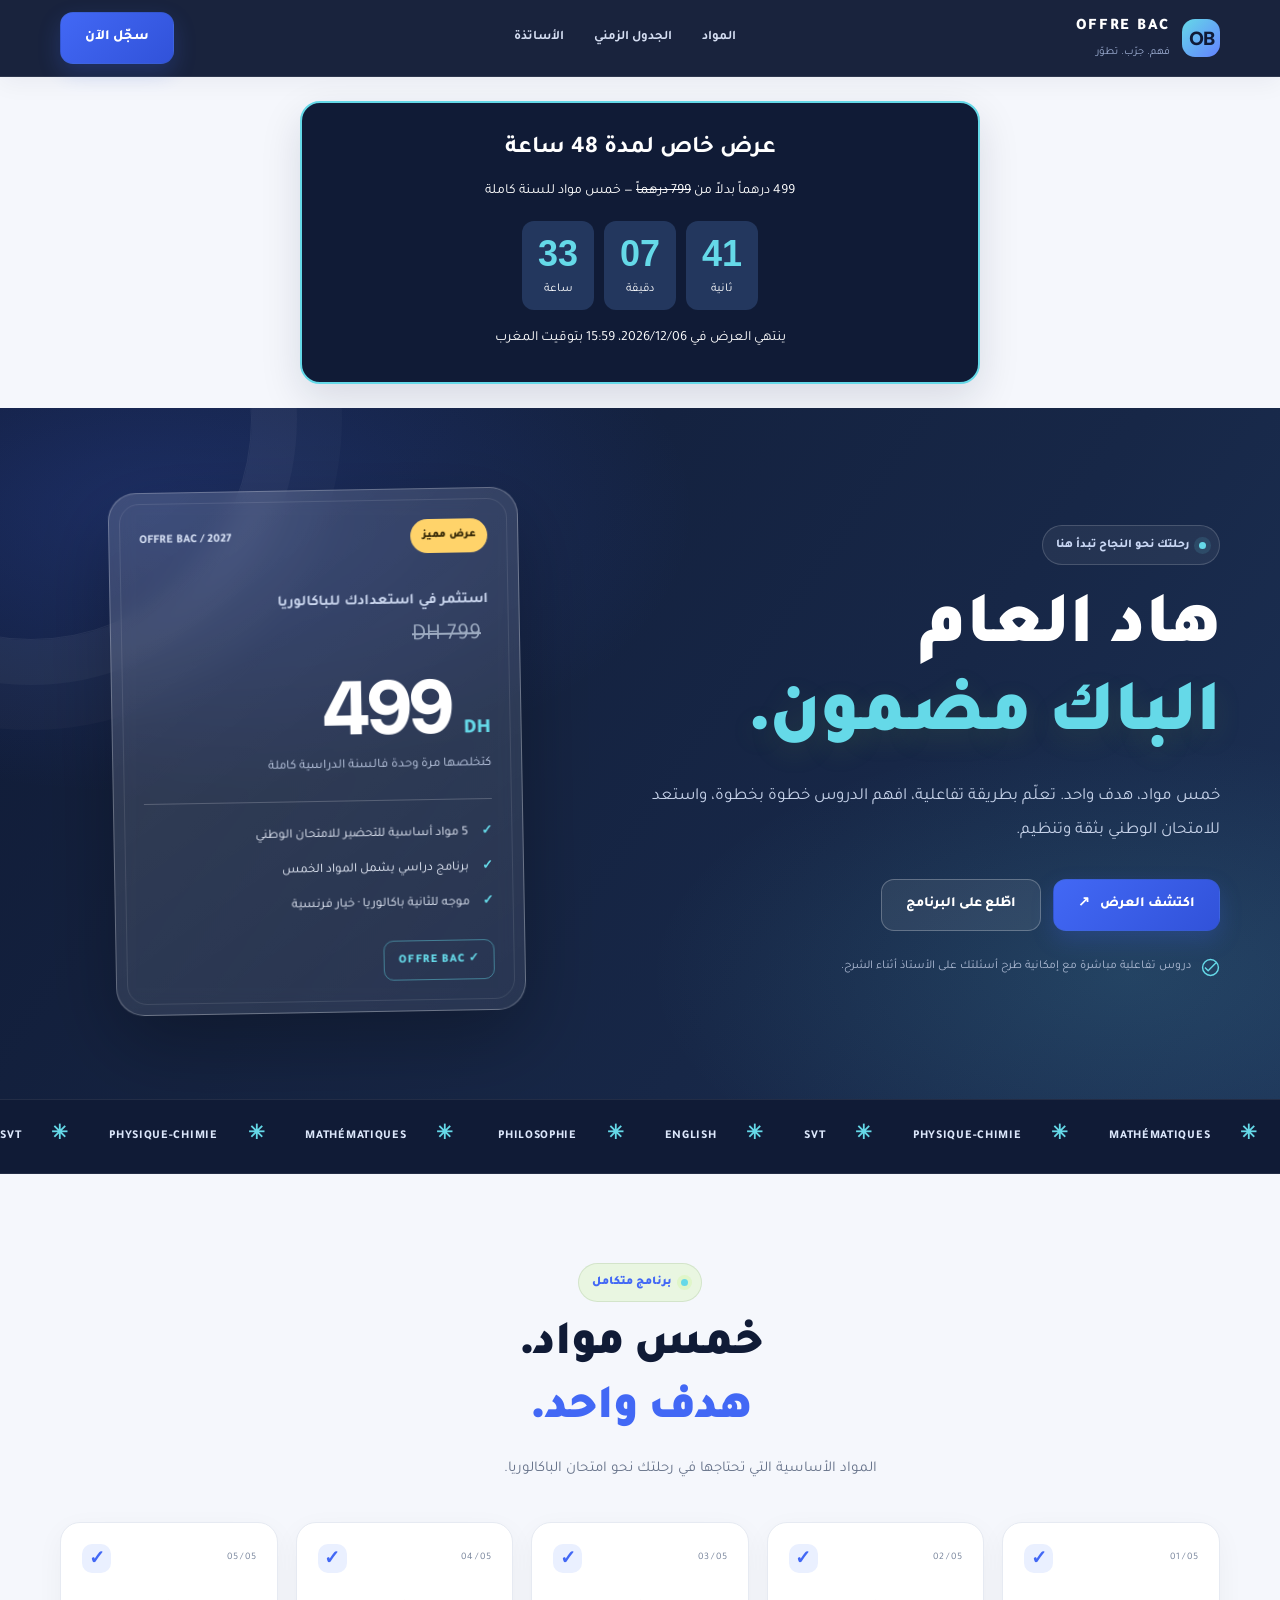
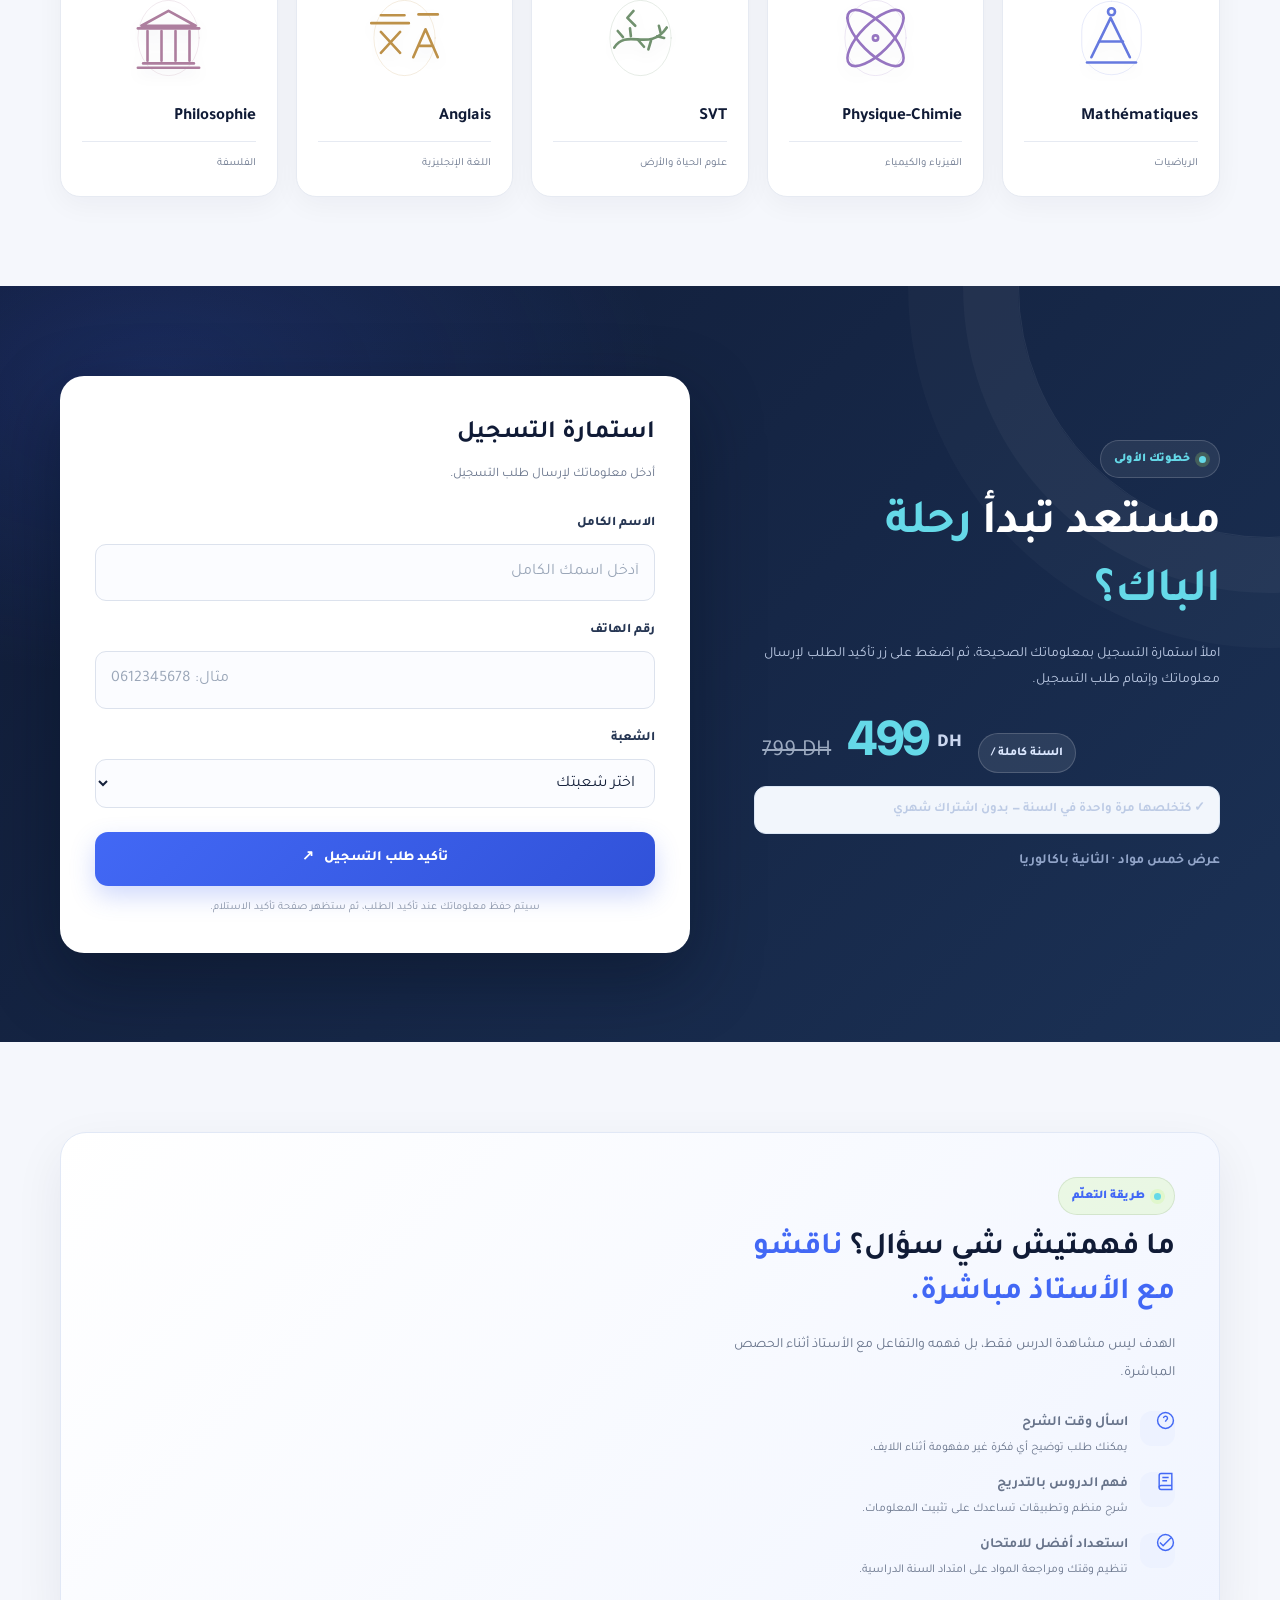
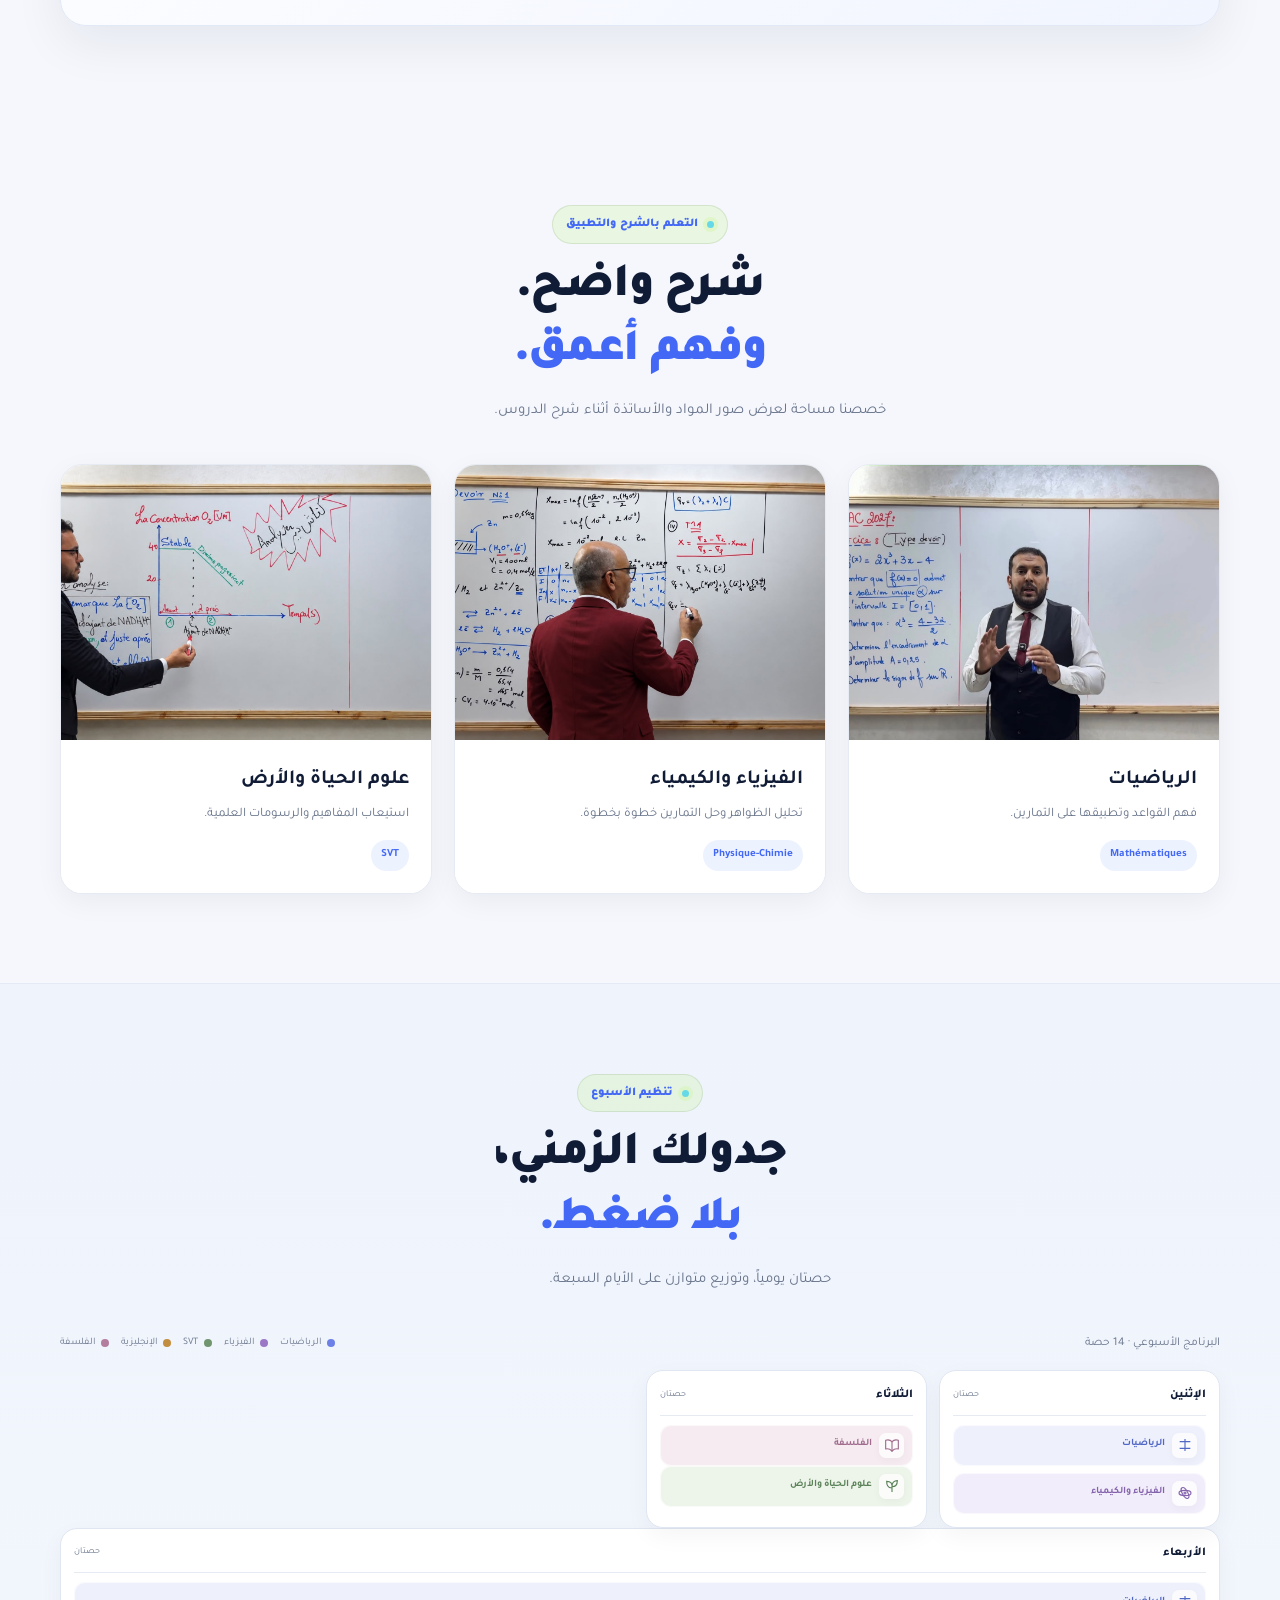
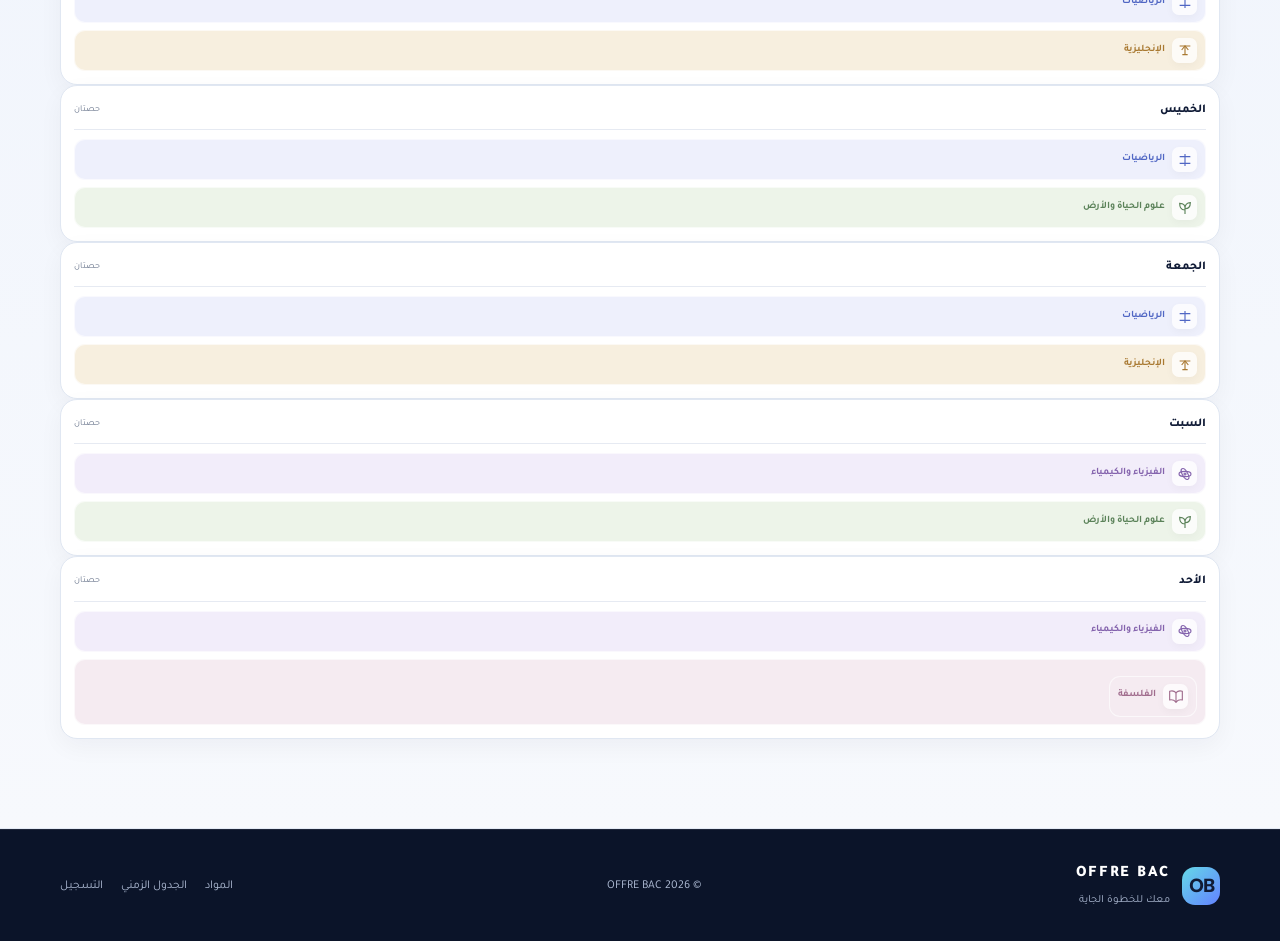
<file: index.html>
<!DOCTYPE html>
<html lang="ar" dir="rtl">
<head>
    <meta charset="UTF-8">
    <meta name="viewport" content="width=device-width, initial-scale=1.0">
    <meta name="theme-color" content="#101b36">

    <title>OFFRE BAC | الباك مضمون</title>
    <meta name="description" content="OFFRE BAC - دروس تفاعلية لطلاب الثانية باكالوريا، برنامج أسبوعي متوازن وتسجيل سهل عبر الاستمارة.">

    <!-- Meta Pixel Code -->
    <script>
    !function(f,b,e,v,n,t,s)
    {if(f.fbq)return;n=f.fbq=function(){n.callMethod?
    n.callMethod.apply(n,arguments):n.queue.push(arguments)};
    if(!f._fbq)f._fbq=n;n.push=n;n.loaded=!0;n.version='2.0';
    n.queue=[];t=b.createElement(e);t.async=!0;
    t.src=v;s=b.getElementsByTagName(e)[0];
    s.parentNode.insertBefore(t,s)}(window, document,'script',
    'https\://connect.facebook.net/en_US/fbevents.js');
    fbq('init', '1133091039167288');
    fbq('track', 'PageView');
    </script>
    <!-- End Meta Pixel Code -->

    <style>
      :root {
        --bg: #faf8f2;
        --surface: #ffffff;
        --text: #20232d;
        --muted: #70809d;
        --border: #e5e0d7;
        --mint: #a6efd5;
        --mint-dark: #397d6c;
        --blue: #4b65f5;
        --orange: #f5bd6c;
        --purple: #a18bc9;
        --green: #819d80;
        --shadow: 0 18px 55px rgba(39, 45, 61, .07);
        --radius: 22px;
      }

      * {
        box-sizing: border-box;
      }

      html {
        scroll-behavior: smooth;
        scroll-padding-top: 90px;
      }

      body {
        margin: 0;
        background: var(--bg);
        color: var(--text);
        font-family: Tahoma, Arial, sans-serif;
        line-height: 1.8;
        overflow-x: hidden;
      }

      a {
        color: inherit;
        text-decoration: none;
      }

      button,
      input,
      select {
        font: inherit;
      }

      button,
      a,
      input,
      select {
        -webkit-tap-highlight-color: transparent;
      }

      button:focus-visible,
      a:focus-visible,
      input:focus-visible,
      select:focus-visible {
        outline: 3px solid rgba(75, 101, 245, .35);
        outline-offset: 3px;
      }

      .container {
        width: min(1160px, calc(100% - 48px));
        margin-inline: auto;
      }

      .section {
        padding: 95px 0;
      }

      .eyebrow {
        display: inline-flex;
        align-items: center;
        gap: 9px;
        color: var(--mint-dark);
        font-size: 13px;
        font-weight: 700;
        letter-spacing: .4px;
      }

      .eyebrow::before {
        content: "";
        width: 8px;
        height: 8px;
        background: var(--mint);
        border-radius: 50%;
        box-shadow: 0 0 0 5px rgba(166, 239, 213, .22);
      }

      .section-heading {
        max-width: 680px;
        margin-bottom: 36px;
      }

      .section-heading h2 {
        margin: 12px 0;
        font-size: clamp(28px, 4vw, 44px);
        line-height: 1.4;
        letter-spacing: -1.2px;
      }

      .section-heading p {
        margin: 0;
        color: var(--muted);
      }

      .accent {
        color: var(--mint-dark);
      }

      /* Navigation */

      .navbar {
        position: sticky;
        top: 0;
        z-index: 100;
        background: rgba(250, 248, 242, .93);
        backdrop-filter: blur(15px);
        border-bottom: 1px solid rgba(229, 224, 215, .8);
      }

      .nav-inner {
        min-height: 78px;
        display: flex;
        align-items: center;
        justify-content: space-between;
        gap: 20px;
      }

      .brand {
        display: inline-flex;
        align-items: center;
        gap: 12px;
        flex-shrink: 0;
      }

      .brand-mark {
        width: 45px;
        height: 45px;
        display: grid;
        place-items: center;
        background: var(--mint);
        border-radius: 15px;
        color: #172631;
        font-size: 16px;
        font-weight: 900;
        letter-spacing: -1px;
      }

      .brand-name {
        display: block;
        direction: ltr;
        text-align: right;
        font-size: 17px;
        font-weight: 900;
        letter-spacing: 2px;
      }

      .brand-caption {
        display: block;
        font-size: 11px;
        color: var(--muted);
        letter-spacing: 0;
      }

      .nav-links {
        display: flex;
        align-items: center;
        gap: 25px;
        font-size: 13px;
        color: #64718b;
      }

      .nav-links a:hover {
        color: var(--mint-dark);
      }

      .btn {
        display: inline-flex;
        justify-content: center;
        align-items: center;
        gap: 10px;
        min-height: 49px;
        padding: 12px 23px;
        border: 1px solid transparent;
        border-radius: 13px;
        cursor: pointer;
        font-weight: 700;
        transition: transform .2s, box-shadow .2s, background .2s;
      }

      .btn:hover {
        transform: translateY(-2px);
      }

      .btn-primary {
        color: #172631;
        background: var(--mint);
        box-shadow: 0 8px 22px rgba(103, 192, 162, .16);
      }

      .btn-primary:hover {
        background: #8fe4c5;
      }

      .btn-outline {
        background: transparent;
        border-color: var(--border);
        color: var(--text);
      }

      /* Hero */

      .hero {
        padding: 65px 0 85px;
        overflow: hidden;
      }

      .hero-grid {
        display: grid;
        grid-template-columns: 1.05fr .95fr;
        align-items: center;
        gap: 55px;
      }

      .hero-copy {
        min-width: 0;
      }

      .hero-copy h1 {
        margin: 20px 0;
        font-size: clamp(38px, 5.5vw, 69px);
        line-height: 1.25;
        letter-spacing: -2.5px;
        font-weight: 900;
      }

      .hero-copy h1 .highlight {
        color: var(--mint-dark);
        display: block;
      }

      .hero-copy > p {
        max-width: 540px;
        color: var(--muted);
        font-size: 17px;
        line-height: 2;
      }

      .hero-actions {
        display: flex;
        flex-wrap: wrap;
        gap: 12px;
        margin-top: 28px;
      }

      .hero-note {
        display: flex;
        align-items: center;
        gap: 10px;
        margin-top: 23px;
        color: var(--muted);
        font-size: 12px;
      }

      .hero-note svg {
        flex-shrink: 0;
        color: var(--mint-dark);
      }

      /* Galaxy price card */

      .galaxy {
        position: relative;
        isolation: isolate;
        min-width: 0;
        min-height: 460px;
        display: flex;
        flex-direction: column;
        justify-content: space-between;
        padding: 27px;
        border: 1px solid #e6e1d8;
        border-radius: 30px;
        background:
          radial-gradient(ellipse at 50% 47%, rgba(166, 239, 213, .13), transparent 38%),
          linear-gradient(145deg, #fff 0%, #f6f3ed 100%);
        box-shadow: var(--shadow);
        transform: rotate(-1deg);
      }

      .galaxy::before,
      .galaxy::after {
        content: "";
        position: absolute;
        z-index: -1;
        inset: 13% -8%;
        border: 1px solid rgba(113, 132, 175, .32);
        border-radius: 50%;
        transform: rotate(-29deg);
      }

      .galaxy::after {
        inset: 20% -7%;
        transform: rotate(29deg);
        border-color: rgba(129, 157, 128, .45);
      }

      .galaxy-top,
      .galaxy-bottom {
        display: flex;
        align-items: center;
        justify-content: space-between;
        gap: 10px;
      }

      .small-pill {
        display: inline-flex;
        align-items: center;
        padding: 6px 12px;
        border: 1px solid #d8e0e9;
        border-radius: 100px;
        background: rgba(255,255,255,.8);
        color: #59708d;
        font-size: 11px;
        direction: ltr;
      }

      .galaxy-label {
        color: var(--muted);
        font-size: 12px;
        letter-spacing: 1.5px;
        direction: ltr;
      }

      .orbit-stage {
        position: relative;
        min-height: 260px;
        display: grid;
        place-items: center;
        text-align: center;
      }

      .orbit-ring {
        position: absolute;
        width: min(100%, 320px);
        aspect-ratio: 1;
        border: 1px dashed #cbd3df;
        border-radius: 50%;
        animation: orbit-spin 28s linear infinite;
      }

      .orbit-ring::before,
      .orbit-ring::after {
        content: "";
        position: absolute;
        width: 12px;
        height: 12px;
        border-radius: 50%;
      }

      .orbit-ring::before {
        top: 14%;
        left: 9%;
        background: var(--blue);
        box-shadow: 0 0 20px rgba(75,101,245,.25);
      }

      .orbit-ring::after {
        bottom: 16%;
        right: 7%;
        background: #f26b4e;
      }

      .orbit-content {
        position: relative;
        z-index: 1;
      }

      .function-symbol {
        color: var(--mint-dark);
        font-family: Georgia, serif;
        font-size: 78px;
        line-height: 1.1;
      }

      .orbit-content p {
        margin: 12px 0 0;
        font-size: 16px;
        font-weight: 700;
      }

      .price-line {
        display: flex;
        align-items: baseline;
        justify-content: center;
        gap: 9px;
        direction: ltr;
        margin-top: 4px;
      }

      .price {
        font-size: clamp(60px, 8vw, 88px);
        line-height: 1.15;
        font-weight: 900;
        letter-spacing: -4px;
      }

      .currency {
        color: #ee9562;
        font-size: 23px;
        font-weight: 900;
      }

      .galaxy-bottom {
        padding-top: 20px;
        border-top: 1px solid var(--border);
        color: var(--muted);
        font-size: 12px;
      }

      @keyframes orbit-spin {
        to { transform: rotate(360deg); }
      }

      /* Moving subjects strip */

      .ticker {
        overflow: hidden;
        background: #171e2c;
        color: #e9edf6;
        border-block: 1px solid rgba(255,255,255,.08);
      }

      .ticker-track {
        display: flex;
        width: max-content;
        animation: ticker-move 30s linear infinite;
      }

      .ticker-group {
        display: flex;
        flex-shrink: 0;
        align-items: center;
        gap: 36px;
        padding: 17px 18px;
      }

      .ticker-item {
        display: inline-flex;
        align-items: center;
        gap: 30px;
        white-space: nowrap;
        color: #d0d8ed;
        font-size: 13px;
        font-weight: 700;
        letter-spacing: 1.5px;
        direction: ltr;
      }

      .ticker-item::after {
        content: "✳";
        color: var(--mint);
        font-size: 20px;
      }

      .ticker:hover .ticker-track {
        animation-play-state: paused;
      }

      @keyframes ticker-move {
        from { transform: translateX(0); }
        to { transform: translateX(-50%); }
      }

      /* Subjects */

      .subjects-grid {
        display: grid;
        grid-template-columns: repeat(5, minmax(0, 1fr));
        gap: 14px;
      }

      .subject-card {
        position: relative;
        min-width: 0;
        min-height: 245px;
        padding: 20px;
        display: flex;
        flex-direction: column;
        border: 1px solid rgba(110, 120, 145, .12);
        border-radius: 17px;
        transition: transform .25s, box-shadow .25s;
      }

      .subject-card:hover {
        transform: translateY(-5px);
        box-shadow: var(--shadow);
      }

      .subject-card.math { background: #eef1fb; }
      .subject-card.physics { background: #efebf8; }
      .subject-card.svt { background: #edf2e9; }
      .subject-card.english { background: #f5eddf; }
      .subject-card.philo { background: #f2eaf0; }

      .subject-top {
        display: flex;
        justify-content: space-between;
        align-items: center;
        color: var(--muted);
        font-size: 10px;
        direction: ltr;
      }

      .check-mark {
        font-size: 19px;
        font-weight: 700;
      }

      .subject-illustration {
        width: 100%;
        height: 100px;
        display: grid;
        place-items: center;
        margin: 12px 0;
      }

      .subject-illustration svg {
        width: 105px;
        height: 90px;
        overflow: visible;
      }

      .subject-card h3 {
        margin: auto 0 12px;
        font-size: 17px;
        line-height: 1.5;
      }

      .subject-card .subject-footer {
        padding-top: 12px;
        border-top: 1px solid rgba(80, 90, 110, .09);
        color: var(--muted);
        font-size: 11px;
      }

      /* Interactive learning */

      .learning-panel {
        display: grid;
        grid-template-columns: .9fr 1.1fr;
        gap: 30px;
        align-items: center;
        padding: 36px;
        border: 1px solid var(--border);
        border-radius: 25px;
        background: var(--surface);
        box-shadow: var(--shadow);
      }

      .learning-panel h3 {
        margin: 12px 0;
        font-size: 27px;
        line-height: 1.5;
      }

      .learning-panel p {
        color: var(--muted);
        font-size: 14px;
      }

      .live-card {
        min-width: 0;
        padding: 25px;
        background: #f5f7f5;
        border: 1px solid #e3e9e1;
        border-radius: 20px;
      }

      .live-top {
        display: flex;
        align-items: center;
        justify-content: space-between;
        gap: 12px;
        font-size: 12px;
      }

      .live-status {
        display: inline-flex;
        align-items: center;
        gap: 7px;
        color: var(--mint-dark);
        font-weight: 700;
      }

      .live-status::before {
        content: "";
        width: 7px;
        height: 7px;
        background: #65b995;
        border-radius: 50%;
      }

      .lesson-example {
        margin-top: 23px;
        padding: 20px;
        background: white;
        border: 1px solid var(--border);
        border-radius: 15px;
      }

      .lesson-example .equation {
        margin: 8px 0;
        text-align: center;
        direction: ltr;
        font-family: Georgia, serif;
        font-size: clamp(24px, 4vw, 38px);
        color: #4c66b1;
      }

      .lesson-example p {
        margin-bottom: 0;
        font-size: 12px;
      }

      .learning-points {
        display: grid;
        gap: 13px;
        margin-top: 24px;
      }

      .learning-point {
        display: flex;
        align-items: flex-start;
        gap: 12px;
      }

      .point-icon {
        flex-shrink: 0;
        width: 35px;
        height: 35px;
        display: grid;
        place-items: center;
        border-radius: 11px;
        background: #edf7f1;
        color: var(--mint-dark);
      }

      .learning-point strong {
        display: block;
        font-size: 14px;
      }

      .learning-point span {
        display: block;
        color: var(--muted);
        font-size: 12px;
      }

      /* Teacher images */

      .teachers-grid {
        display: grid;
        grid-template-columns: repeat(3, minmax(0, 1fr));
        gap: 22px;
      }

      .teacher-card {
        min-width: 0;
        overflow: hidden;
        border: 1px solid var(--border);
        border-radius: 20px;
        background: white;
        transition: transform .2s, box-shadow .2s;
      }

      .teacher-card:hover {
        transform: translateY(-4px);
        box-shadow: var(--shadow);
      }

      .teacher-photo {
        height: 255px;
        overflow: hidden;
        background: #efeee7;
      }

      .teacher-photo img {
        width: 100%;
        height: 100%;
        display: block;
        object-fit: cover;
        object-position: center;
        transition: transform .45s;
      }

      .teacher-card:hover .teacher-photo img {
        transform: scale(1.035);
      }

      .teacher-info {
        padding: 20px;
      }

      .teacher-info h3 {
        margin: 0 0 4px;
        font-size: 19px;
      }

      .teacher-info p {
        margin: 0;
        color: var(--muted);
        font-size: 13px;
      }

      .teacher-tag {
        display: inline-flex;
        margin-top: 13px;
        padding: 5px 10px;
        border-radius: 50px;
        background: #f0f4ee;
        color: var(--mint-dark);
        font-size: 11px;
      }

      /* Timetable */

      .timetable-section {
        background: #f3f1ea;
        border-block: 1px solid #e9e5dc;
      }

      .timetable-summary {
        display: flex;
        align-items: center;
        justify-content: space-between;
        flex-wrap: wrap;
        gap: 12px;
        margin-bottom: 25px;
        color: var(--muted);
        font-size: 13px;
      }

      .schedule-legend {
        display: flex;
        flex-wrap: wrap;
        gap: 12px;
      }

      .legend-item {
        display: inline-flex;
        align-items: center;
        gap: 6px;
        font-size: 11px;
      }

      .legend-dot {
        width: 8px;
        height: 8px;
        display: inline-block;
        border-radius: 50%;
      }

      .dot-math { background: #6c80e7; }
      .dot-physics { background: #9b78c5; }
      .dot-svt { background: #71966f; }
      .dot-english { background: #c28d3e; }
      .dot-philo { background: #b37e9e; }

      .schedule-grid {
        display: grid;
        grid-template-columns: repeat(4, minmax(0, 1fr));
        gap: 14px;
      }

      .day-card {
        min-width: 0;
        padding: 17px;
        border: 1px solid #e3dfd6;
        border-radius: 17px;
        background: #fffefa;
        box-shadow: 0 6px 20px rgba(40, 45, 60, .025);
      }

      .day-heading {
        display: flex;
        justify-content: space-between;
        align-items: center;
        gap: 8px;
        padding-bottom: 12px;
        border-bottom: 1px solid #eeeae2;
        font-weight: 800;
        font-size: 14px;
      }

      .session-count {
        color: var(--muted);
        font-size: 10px;
        font-weight: 400;
      }

      .day-sessions {
        display: grid;
        gap: 10px;
        margin-top: 13px;
      }

      .session {
        min-width: 0;
        display: flex;
        align-items: center;
        gap: 9px;
        padding: 11px 9px;
        border-radius: 11px;
        font-size: 12px;
      }

      .session-symbol {
        width: 32px;
        height: 32px;
        flex-shrink: 0;
        display: grid;
        place-items: center;
        background: rgba(255,255,255,.75);
        border-radius: 9px;
      }

      .session-symbol svg {
        width: 21px;
        height: 21px;
      }

      .session-label {
        min-width: 0;
        overflow-wrap: anywhere;
        font-weight: 700;
        line-height: 1.5;
      }

      .session.math {
        color: #5167c4;
        background: #eef0fc;
      }

      .session.physics {
        color: #8463ad;
        background: #f2edfa;
      }

      .session.svt {
        color: #5b8259;
        background: #edf4e9;
      }

      .session.english {
        color: #a97931;
        background: #f7efdf;
      }

      .session.philo {
        color: #a06c8d;
        background: #f5ebf1;
      }

      .schedule-note {
        margin-top: 20px;
        padding: 14px 17px;
        border: 1px solid #e5e0d7;
        border-radius: 13px;
        background: rgba(255,255,255,.55);
        color: var(--muted);
        font-size: 12px;
      }

      /* Registration */

      .registration-wrap {
        display: grid;
        grid-template-columns: .85fr 1.15fr;
        gap: 35px;
        align-items: start;
      }

      .registration-intro {
        position: sticky;
        top: 110px;
      }

      .registration-intro h2 {
        margin: 14px 0;
        font-size: clamp(30px, 4vw, 45px);
        line-height: 1.4;
      }

      .registration-intro p {
        color: var(--muted);
        font-size: 14px;
      }

      .registration-price {
        display: flex;
        align-items: baseline;
        gap: 8px;
        margin-top: 20px;
        direction: ltr;
        justify-content: flex-end;
      }

      .registration-price strong {
        font-size: 49px;
        color: #d99e4b;
        line-height: 1.2;
      }

      .registration-price span {
        color: var(--muted);
        font-weight: 700;
      }

      .registration-card {
        min-width: 0;
        padding: 30px;
        border: 1px solid var(--border);
        border-radius: 23px;
        background: white;
        box-shadow: var(--shadow);
      }

      .registration-card h3 {
        margin: 0 0 6px;
        font-size: 24px;
      }

      .registration-card > p {
        margin: 0 0 24px;
        color: var(--muted);
        font-size: 13px;
      }

      .form-grid {
        display: grid;
        grid-template-columns: repeat(2, minmax(0, 1fr));
        gap: 18px;
      }

      .field {
        min-width: 0;
        display: flex;
        flex-direction: column;
        gap: 7px;
      }

      .field.full {
        grid-column: 1 / -1;
      }

      .field label {
        font-size: 13px;
        font-weight: 700;
      }

      .field input,
      .field select {
        width: 100%;
        min-width: 0;
        min-height: 49px;
        padding: 12px 13px;
        border: 1px solid #e1dfd8;
        border-radius: 11px;
        background: #fdfcf9;
        color: var(--text);
      }

      .field input::placeholder {
        color: #a1a5b0;
      }

      .field input:focus,
      .field select:focus {
        border-color: #8adbbd;
        outline: 3px solid rgba(166, 239, 213, .22);
      }

      .form-submit {
        width: 100%;
        margin-top: 22px;
        background: var(--blue);
        color: white;
        border: 0;
      }

      .form-submit:hover {
        background: #3e56e0;
      }

      .form-privacy {
        margin: 12px 0 0;
        text-align: center;
        color: var(--muted);
        font-size: 11px;
      }

      .form-message {
        display: none;
        margin-top: 14px;
        padding: 12px;
        border-radius: 10px;
        background: #fff1e9;
        color: #934e32;
        font-size: 12px;
      }

      /* Footer */

      .footer {
        padding: 30px 0;
        background: #171e2c;
        color: #e8edf6;
      }

      .footer-inner {
        display: flex;
        align-items: center;
        justify-content: space-between;
        flex-wrap: wrap;
        gap: 20px;
      }

      .footer .brand-caption {
        color: #aab5cb;
      }

      .footer-note {
        color: #aab5cb;
        font-size: 12px;
      }

      .footer-links {
        display: flex;
        gap: 18px;
        flex-wrap: wrap;
        font-size: 12px;
      }

      .footer-links a:hover {
        color: var(--mint);
      }

      /* Motion accessibility */

      @media (prefers-reduced-motion: reduce) {
        *,
        *::before,
        *::after {
          scroll-behavior: auto !important;
          animation-duration: .01ms !important;
          animation-iteration-count: 1 !important;
          transition-duration: .01ms !important;
        }
      }

      /* Tablet */

      @media (max-width: 1000px) {
        .hero-grid {
          gap: 30px;
        }

        .subjects-grid {
          grid-template-columns: repeat(3, minmax(0, 1fr));
        }

        .schedule-grid {
          grid-template-columns: repeat(3, minmax(0, 1fr));
        }

        .nav-links {
          gap: 14px;
        }

        .galaxy {
          min-height: 410px;
        }

        .teachers-grid {
          gap: 14px;
        }
      }

      /* Mobile */

      @media (max-width: 700px) {
        .container {
          width: calc(100% - 30px);
        }

        .section {
          padding: 62px 0;
        }

        .nav-inner {
          min-height: 68px;
          gap: 8px;
        }

        .brand {
          gap: 8px;
        }

        .brand-mark {
          width: 39px;
          height: 39px;
          border-radius: 12px;
        }

        .brand-name {
          font-size: 14px;
          letter-spacing: 1.3px;
        }

        .brand-caption {
          font-size: 10px;
        }

        .nav-links {
          gap: 10px;
          font-size: 11px;
        }

        .nav-links a:nth-child(2) {
          display: none;
        }

        .nav-cta {
          min-height: 39px;
          padding: 8px 11px;
          font-size: 11px;
        }

        .hero {
          padding: 44px 0 60px;
        }

        .hero-grid {
          grid-template-columns: 1fr;
          gap: 35px;
        }

        .hero-copy h1 {
          font-size: clamp(38px, 10vw, 54px);
          letter-spacing: -1.4px;
        }

        .hero-copy > p {
          font-size: 15px;
        }

        .hero-actions .btn {
          flex: 1;
          padding-inline: 12px;
        }

        .galaxy {
          min-height: 385px;
          padding: 19px;
          border-radius: 24px;
        }

        .orbit-stage {
          min-height: 230px;
        }

        .orbit-ring {
          width: min(80%, 255px);
        }

        .function-symbol {
          font-size: 66px;
        }

        .price {
          font-size: 70px;
        }

        .galaxy-bottom {
          font-size: 10px;
        }

        .ticker-group {
          gap: 20px;
          padding-block: 13px;
        }

        .ticker-item {
          gap: 18px;
          font-size: 11px;
        }

        .subjects-grid {
          grid-template-columns: repeat(2, minmax(0, 1fr));
          gap: 10px;
        }

        .subject-card {
          min-height: 215px;
          padding: 14px;
        }

        .subject-card h3 {
          font-size: 14px;
        }

        .subject-illustration {
          height: 85px;
          margin: 8px 0;
        }

        .subject-illustration svg {
          width: 85px;
          height: 75px;
        }

        .learning-panel {
          grid-template-columns: 1fr;
          padding: 20px;
          gap: 20px;
        }

        .learning-panel h3 {
          font-size: 23px;
        }

        .live-card {
          padding: 15px;
        }

        .teachers-grid {
          grid-template-columns: 1fr;
          gap: 18px;
        }

        .teacher-photo {
          height: clamp(210px, 58vw, 330px);
        }

        .teacher-info {
          padding: 16px;
        }

        .schedule-grid {
          grid-template-columns: repeat(2, minmax(0, 1fr));
          gap: 10px;
        }

        .day-card {
          padding: 12px 9px;
          border-radius: 13px;
        }

        .day-heading {
          font-size: 12px;
          gap: 4px;
        }

        .session-count {
          font-size: 9px;
        }

        .day-sessions {
          gap: 8px;
        }

        .session {
          gap: 6px;
          padding: 9px 6px;
          font-size: 11px;
        }

        .session-symbol {
          width: 28px;
          height: 28px;
          border-radius: 8px;
        }

        .session-symbol svg {
          width: 18px;
          height: 18px;
        }

        .schedule-legend {
          gap: 9px;
        }

        .legend-item {
          font-size: 10px;
        }

        .registration-wrap {
          grid-template-columns: 1fr;
          gap: 22px;
        }

        .registration-intro {
          position: static;
        }

        .registration-intro h2 {
          font-size: 32px;
        }

        .registration-card {
          padding: 19px 15px;
          border-radius: 18px;
        }

        .form-grid {
          grid-template-columns: 1fr;
          gap: 15px;
        }

        .field.full {
          grid-column: auto;
        }

        .footer-inner {
          align-items: flex-start;
          flex-direction: column;
          gap: 17px;
        }
      }

      @media (max-width: 360px) {
        .container {
          width: calc(100% - 22px);
        }

        .nav-links {
          gap: 6px;
        }

        .nav-cta {
          padding-inline: 8px;
        }

        .brand-name {
          font-size: 12px;
        }

        .brand-caption {
          font-size: 9px;
        }

        .schedule-grid {
          gap: 7px;
        }

        .day-card {
          padding: 10px 7px;
        }

        .session {
          font-size: 10px;
        }

        .session-symbol {
          width: 25px;
          height: 25px;
        }

        .price {
          font-size: 61px;
        }
      }
.registration-price {
    display: flex;
    align-items: baseline;
    gap: 8px;
    flex-wrap: wrap;
}

.price-note {
    font-size: 15px;
    color: #666;
    font-weight: 500;
}

.payment-note {
    margin-top: 10px;
    font-size: 14px;
    color: #16804a;
    font-weight: 600;
}
    </style>

    <!-- Visual-only redesign layer: existing HTML hooks and JavaScript are preserved. -->
    <style id="offre-bac-visual-redesign">
      :root {
        --bg: #f5f7fb;
        --surface: #ffffff;
        --text: #111827;
        --muted: #64748b;
        --border: #e2e8f0;
        --mint: #b9f36b;
        --mint-dark: #356b2c;
        --blue: #3548d4;
        --orange: #f4b45e;
        --purple: #a18bc9;
        --green: #819d80;
        --shadow: 0 22px 60px rgba(18, 31, 58, .09);
        --radius: 24px;
      }

      html { scroll-padding-top: 100px; }
      body {
        background:
          radial-gradient(ellipse at 5% 5%, rgba(185,243,107,.12), transparent 30rem),
          radial-gradient(ellipse at 96% 28%, rgba(53,72,212,.055), transparent 28rem),
          var(--bg);
        color: var(--text);
        font-family: "Tajawal", "Cairo", Tahoma, Arial, sans-serif;
        line-height: 1.85;
      }
      ::selection { background: rgba(185,243,107,.55); color: #111827; }
      .container { width: min(1200px, calc(100% - 56px)); }
      .section { padding: clamp(68px, 8vw, 112px) 0; }
      .section-heading { margin-bottom: 42px; }
      .section-heading h2 {
        color: #121a2b;
        font-size: clamp(30px, 4.3vw, 48px);
        letter-spacing: -1.4px;
        line-height: 1.35;
      }
      .section-heading p { max-width: 620px; font-size: 15px; line-height: 2; }
      .eyebrow {
        padding: 7px 13px;
        border: 1px solid rgba(53,107,44,.13);
        border-radius: 999px;
        background: rgba(185,243,107,.18);
        color: #356b2c;
        font-size: 12px;
        letter-spacing: 0;
      }
      .eyebrow::before { width: 7px; height: 7px; box-shadow: 0 0 0 4px rgba(185,243,107,.2); }

      /* Navigation */
      .navbar {
        background: rgba(248,250,252,.88);
        border-bottom: 1px solid rgba(226,232,240,.8);
        box-shadow: 0 4px 24px rgba(15,23,42,.025);
        backdrop-filter: blur(20px);
        -webkit-backdrop-filter: blur(20px);
      }
      .nav-inner { min-height: 82px; }
      .brand { gap: 12px; }
      .brand-mark {
        width: 47px; height: 47px;
        border-radius: 16px;
        background: #14213d;
        color: var(--mint);
        box-shadow: 0 8px 20px rgba(20,33,61,.16);
        letter-spacing: -1.5px;
      }
      .brand-name { color: #15213a; font-size: 16px; letter-spacing: 1.7px; }
      .brand-caption { margin-top: 1px; color: #64748b; font-size: 11px; }
      .nav-links { gap: clamp(14px, 2.2vw, 30px); color: #536078; font-size: 13px; font-weight: 700; }
      .nav-links a { transition: color .2s ease; }
      .nav-links a:hover { color: #356b2c; }

      /* Buttons */
      .btn {
        min-height: 51px;
        padding: 12px 24px;
        border-radius: 14px;
        font-size: 14px;
        font-weight: 800;
        transition: transform .22s ease, box-shadow .22s ease, background .22s ease, border-color .22s ease;
      }
      .btn:hover { transform: translateY(-3px); }
      .btn-primary {
        color: #14213d;
        background: var(--mint);
        border-color: rgba(53,107,44,.08);
        box-shadow: 0 9px 24px rgba(132,190,67,.22);
      }
      .btn-primary:hover {
        background: #a9ec51;
        box-shadow: 0 13px 28px rgba(132,190,67,.3);
      }
      .btn-outline {
        border-color: #d8e0eb;
        background: rgba(255,255,255,.76);
        color: #1e293b;
      }
      .btn-outline:hover { border-color: #b8c4d6; background: #fff; box-shadow: 0 8px 20px rgba(15,23,42,.06); }

      /* Hero */
      .hero {
        position: relative;
        padding: clamp(54px, 7vw, 88px) 0 clamp(70px, 8vw, 105px);
      }
      .hero-grid { gap: clamp(30px, 5vw, 68px); }
      .hero-copy h1 {
        margin: 22px 0 18px;
        color: #111a2d;
        font-size: clamp(42px, 5.7vw, 74px);
        line-height: 1.2;
        letter-spacing: -2.6px;
      }
      .hero-copy h1 .highlight {
        color: #356b2c;
        text-shadow: 0 8px 28px rgba(132,190,67,.13);
      }
      .hero-copy > p {
        max-width: 570px;
        color: #64748b;
        font-size: clamp(15px, 1.5vw, 17px);
        line-height: 2.1;
      }
      .hero-actions { gap: 13px; margin-top: 31px; }
      .hero-note { margin-top: 25px; font-size: 12px; line-height: 1.8; }

      /* Price showcase */
      .galaxy {
        min-height: 490px;
        padding: clamp(22px, 3vw, 34px);
        border: 1px solid rgba(255,255,255,.13);
        border-radius: 32px;
        background:
          radial-gradient(circle at 50% 42%, rgba(185,243,107,.16), transparent 34%),
          radial-gradient(circle at 95% 5%, rgba(76,103,245,.22), transparent 38%),
          linear-gradient(145deg, #172541 0%, #10182b 72%, #19243a 100%);
        box-shadow: 0 30px 80px rgba(16,24,43,.2);
        transform: none;
        color: #f8fafc;
        overflow: hidden;
      }
      .galaxy::before, .galaxy::after {
        inset: 13% -8%;
        border-color: rgba(185,243,107,.22);
        pointer-events: none;
      }
      .galaxy::after { border-color: rgba(151,169,220,.2); }
      .small-pill {
        border-color: rgba(255,255,255,.14);
        background: rgba(255,255,255,.08);
        color: #e2e8f0;
        padding: 7px 13px;
      }
      .galaxy-label { color: #b9c4d8; font-size: 11px; letter-spacing: 1.8px; }
      .orbit-ring { border-color: rgba(226,232,240,.22); }
      .function-symbol { color: var(--mint); font-size: 82px; text-shadow: 0 0 32px rgba(185,243,107,.16); }
      .orbit-content p { color: #edf2f7; }
      .price-line { margin-top: 7px; gap: 11px; }
      .price { color: #fff; font-size: clamp(66px, 8vw, 94px); letter-spacing: -5px; }
      .currency { color: var(--mint); font-size: 24px; }
      .galaxy-bottom {
        border-top-color: rgba(255,255,255,.13);
        color: #c0cadd;
        font-size: 11px;
      }

      /* Subject ticker */
      .ticker {
        background: #121d33;
        border-block-color: rgba(255,255,255,.07);
      }
      .ticker-group { gap: 40px; padding: 18px 22px; }
      .ticker-item { color: #e3eaf5; font-size: 12px; letter-spacing: 1.2px; }
      .ticker-item::after { color: var(--mint); }

      /* Subject cards */
      .subjects-grid { gap: 16px; }
      .subject-card {
        min-height: 260px;
        padding: 21px;
        border: 1px solid rgba(148,163,184,.18);
        border-radius: 21px;
        box-shadow: 0 7px 22px rgba(15,23,42,.025);
        transition: transform .25s ease, box-shadow .25s ease, border-color .25s ease;
      }
      .subject-card:hover {
        transform: translateY(-7px);
        border-color: rgba(53,107,44,.22);
        box-shadow: 0 20px 40px rgba(15,23,42,.09);
      }
      .subject-card.math { background: linear-gradient(145deg,#f0f3ff,#e8edff); }
      .subject-card.physics { background: linear-gradient(145deg,#f5f0ff,#eee8fb); }
      .subject-card.svt { background: linear-gradient(145deg,#f1f8ec,#e7f1e1); }
      .subject-card.english { background: linear-gradient(145deg,#fff7e9,#f8edd9); }
      .subject-card.philo { background: linear-gradient(145deg,#fbf0f7,#f3e7f0); }
      .subject-top { font-size: 10px; color: #65728a; }
      .check-mark { display: grid; place-items: center; width: 29px; height: 29px; border-radius: 10px; background: rgba(255,255,255,.7); }
      .subject-illustration { height: 105px; margin: 13px 0; }
      .subject-illustration svg { filter: drop-shadow(0 6px 7px rgba(15,23,42,.05)); }
      .subject-card h3 { font-size: 17px; color: #17213a; }
      .subject-card .subject-footer { border-top-color: rgba(80,90,110,.13); color: #65728a; }

      /* Learning panel */
      .learning-panel {
        gap: clamp(22px, 4vw, 46px);
        padding: clamp(22px, 4vw, 44px);
        border: 1px solid #e1e7f0;
        border-radius: 30px;
        background: rgba(255,255,255,.92);
        box-shadow: var(--shadow);
      }
      .learning-panel h3 { color: #14213d; font-size: clamp(24px, 2.8vw, 31px); line-height: 1.45; }
      .learning-panel p { color: #64748b; line-height: 2; }
      .live-card {
        padding: clamp(18px, 2.5vw, 28px);
        border-color: #e0e8dc;
        border-radius: 23px;
        background: linear-gradient(145deg,#f5f9f3,#edf4ea);
      }
      .live-top { color: #26354d; }
      .live-status { color: #356b2c; }
      .lesson-example { border-color: #e2e8f0; border-radius: 17px; box-shadow: 0 8px 24px rgba(15,23,42,.035); }
      .lesson-example .equation { color: #3548d4; }
      .point-icon { border-radius: 12px; background: #e6f6d7; color: #356b2c; }

      /* Teachers */
      .teachers-grid { gap: 22px; }
      .teacher-card {
        border-color: #e1e7f0;
        border-radius: 23px;
        box-shadow: 0 8px 26px rgba(15,23,42,.035);
        transition: transform .25s ease, box-shadow .25s ease;
      }
      .teacher-card:hover { transform: translateY(-6px); box-shadow: 0 22px 45px rgba(15,23,42,.1); }
      .teacher-photo { height: 275px; background: #e9edf3; }
      .teacher-photo img { transition: transform .6s cubic-bezier(.2,.7,.2,1); }
      .teacher-info { padding: 22px; }
      .teacher-info h3 { color: #15213a; font-size: 20px; }
      .teacher-info p { line-height: 1.9; }
      .teacher-tag { background: #eef8e6; color: #356b2c; font-weight: 700; }

      /* Weekly schedule */
      .timetable-section {
        background:
          radial-gradient(ellipse at 100% 0%, rgba(185,243,107,.13), transparent 30rem),
          #edf1f7;
        border-block-color: #e0e6ef;
      }
      .timetable-summary { color: #64748b; }
      .day-card {
        padding: 19px;
        border-color: #dfe6ef;
        border-radius: 20px;
        background: rgba(255,255,255,.9);
        box-shadow: 0 8px 25px rgba(15,23,42,.035);
        transition: transform .2s ease, box-shadow .2s ease;
      }
      .day-card:hover { transform: translateY(-3px); box-shadow: 0 15px 30px rgba(15,23,42,.07); }
      .day-heading { color: #17213a; border-bottom-color: #e8edf4; font-size: 14px; }
      .session { border: 1px solid rgba(255,255,255,.65); font-size: 12px; }
      .session-symbol { box-shadow: 0 3px 9px rgba(15,23,42,.035); }
      .schedule-note { border-color: #dfe6ef; border-radius: 15px; background: rgba(255,255,255,.68); }

      /* Registration */
      .registration-wrap { gap: clamp(24px, 4vw, 48px); }
      .registration-intro h2 { color: #14213d; font-size: clamp(32px, 4.2vw, 48px); letter-spacing: -1px; }
      .registration-intro p { line-height: 2.1; }
      .registration-price strong { color: #356b2c; }
      .registration-card {
        padding: clamp(22px, 3.5vw, 38px);
        border-color: #dfe6ef;
        border-radius: 27px;
        box-shadow: 0 25px 65px rgba(15,23,42,.09);
      }
      .registration-card h3 { color: #14213d; font-size: 25px; }
      .registration-card > p { line-height: 1.9; }
      .field { gap: 8px; }
      .field label { color: #26354d; font-size: 13px; }
      .field input, .field select {
        min-height: 52px;
        padding: 13px 15px;
        border: 1px solid #dbe3ed;
        border-radius: 13px;
        background: #f8fafc;
        transition: border-color .2s ease, box-shadow .2s ease, background .2s ease;
      }
      .field input:hover, .field select:hover { border-color: #b8c6d8; }
      .field input:focus, .field select:focus {
        border-color: #8fca5e;
        outline: 0;
        box-shadow: 0 0 0 4px rgba(185,243,107,.22);
        background: #fff;
      }
      .form-submit {
        min-height: 55px;
        margin-top: 24px;
        border-radius: 14px;
        background: #3548d4;
        box-shadow: 0 10px 24px rgba(53,72,212,.2);
      }
      .form-submit:hover { background: #293bbd; box-shadow: 0 14px 30px rgba(53,72,212,.27); }
      .form-privacy { line-height: 1.8; }
      .form-message { border: 1px solid #f4d5c7; border-radius: 13px; line-height: 1.8; }

      /* Footer */
      .footer { background: #101a2e; }
      .footer-inner { gap: 24px; }
      .footer .brand-mark { background: rgba(255,255,255,.1); color: var(--mint); box-shadow: none; }
      .footer .brand-name { color: #fff; }
      .footer-note, .footer .brand-caption { color: #aebbd0; }
      .footer-links a { transition: color .2s ease; }

      /* Registration confirmation modal */
      #registrationSuccessOverlay { background: rgba(10,18,34,.72); }
      #registrationSuccessOverlay .success-card {
        border: 1px solid rgba(255,255,255,.65);
        box-shadow: 0 35px 100px rgba(0,0,0,.3);
      }

      @media (max-width: 1000px) {
        .container { width: min(100% - 40px, 900px); }
        .hero-grid { gap: 28px; }
        .galaxy { min-height: 440px; }
        .subjects-grid { gap: 13px; }
        .subject-card { padding: 17px; }
        .day-card { padding: 15px; }
      }
      @media (max-width: 700px) {
        .container { width: calc(100% - 30px); }
        .section { padding: 66px 0; }
        .nav-inner { min-height: 70px; }
        .brand-mark { width: 39px; height: 39px; border-radius: 13px; }
        .brand-name { font-size: 13px; letter-spacing: 1px; }
        .nav-links { gap: 9px; font-size: 11px; }
        .nav-cta { min-height: 40px; border-radius: 11px; padding: 8px 12px; }
        .hero { padding: 48px 0 66px; }
        .hero-copy h1 { font-size: clamp(39px, 10vw, 55px); letter-spacing: -1.7px; }
        .hero-copy > p { font-size: 15px; }
        .hero-actions .btn { flex: 1 1 auto; }
        .galaxy { min-height: 390px; padding: 19px; border-radius: 25px; }
        .orbit-stage { min-height: 225px; }
        .function-symbol { font-size: 68px; }
        .price { font-size: 70px; }
        .galaxy-bottom { font-size: 10px; }
        .subjects-grid { gap: 10px; }
        .subject-card { min-height: 220px; padding: 14px; border-radius: 17px; }
        .subject-card h3 { font-size: 14px; }
        .subject-illustration { height: 86px; }
        .subject-illustration svg { width: 83px; height: 74px; }
        .learning-panel { padding: 21px; border-radius: 23px; }
        .teachers-grid { gap: 17px; }
        .teacher-photo { height: clamp(220px, 65vw, 330px); }
        .teacher-info { padding: 17px; }
        .schedule-grid { gap: 10px; }
        .day-card { padding: 12px 9px; border-radius: 15px; }
        .day-heading { font-size: 12px; }
        .session { padding: 9px 6px; font-size: 10px; }
        .registration-card { padding: 21px 16px; border-radius: 21px; }
        .field input, .field select { min-height: 50px; }
        .footer { padding: 30px 0; }
      }
      @media (max-width: 380px) {
        .container { width: calc(100% - 22px); }
        .nav-links { gap: 6px; }
        .nav-cta { padding-inline: 8px; font-size: 10px; }
        .brand-name { font-size: 11px; }
        .brand-caption { font-size: 9px; }
        .galaxy { padding: 15px; }
        .price { font-size: 61px; }
        .day-card { padding: 10px 7px; }
        .session { font-size: 9px; }
      }
      @media (prefers-reduced-motion: reduce) {
        .ticker-track, .orbit-ring { animation: none !important; }
        *, *::before, *::after { scroll-behavior: auto !important; transition-duration: .01ms !important; }
      }
        /* Custom OFFRE BAC Logo */
.brand-mark {
    width: 47px;
    height: 47px;
    object-fit: contain;
    border-radius: 14px;
    background: transparent;
    padding: 0;
    border: none;
    box-shadow: none;
    display: block;
}

/* Footer Logo */
.footer .brand-mark {
    background: transparent;
    box-shadow: none;
}
    </style>


<style id="offre-bac-professional-theme">
:root{
 --navy:#101b36;--navy-2:#172747;--blue:#4268f5;--cyan:#65d9e8;
 --ink:#15213b;--muted:#68748b;--paper:#f5f7fc;--line:#e6eaf2;
 --white:#fff;--gold:#ffd36a;--shadow:0 18px 50px rgba(16,27,54,.08);
 --radius:22px;
}
*{box-sizing:border-box}
html{scroll-behavior:smooth;scroll-padding-top:95px}
body{background:var(--paper)!important;color:var(--ink)!important;font-family:"Tajawal",sans-serif;text-rendering:optimizeLegibility}
::selection{background:rgba(101,217,232,.35);color:var(--navy)}
a,button,input,select{touch-action:manipulation}
.container{width:min(1160px,calc(100% - 40px))}
.navbar{position:sticky;top:0;z-index:50;background:rgba(255,255,255,.94)!important;border-bottom:1px solid var(--line)!important;box-shadow:0 5px 24px rgba(16,27,54,.055)!important;backdrop-filter:blur(16px)}
.nav-inner{min-height:78px;gap:20px}
.brand-mark{border-radius:14px!important;box-shadow:0 7px 18px rgba(66,104,245,.16)!important}
.brand-name{color:var(--navy)!important;font-weight:900}
.brand-caption{color:var(--muted)!important}
.nav-links{gap:clamp(14px,2.5vw,30px)}
.nav-links a{color:#46536c!important;font-weight:700;transition:color .2s ease}
.nav-links a:hover{color:var(--blue)!important}
.btn{border-radius:13px!important;font-weight:800;transition:transform .2s ease,box-shadow .2s ease,background .2s ease}
.btn-primary{background:linear-gradient(135deg,var(--blue),#3152d9)!important;color:#fff!important;box-shadow:0 9px 22px rgba(66,104,245,.22)!important}
.btn-primary:hover{transform:translateY(-2px);box-shadow:0 13px 27px rgba(66,104,245,.28)!important}
.btn-outline{background:#fff!important;color:var(--navy)!important;border:1px solid #d8e0ef!important;box-shadow:none!important}
.btn-outline:hover{border-color:var(--blue)!important;color:var(--blue)!important}
/* Hero and price card */
.hero{position:relative;overflow:hidden;background:radial-gradient(ellipse at 12% 15%,rgba(66,104,245,.23),transparent 34%),radial-gradient(ellipse at 88% 80%,rgba(101,217,232,.13),transparent 30%),linear-gradient(125deg,#0b1429 0%,#101b36 52%,#172747 100%)!important;padding:clamp(54px,7vw,92px) 0!important}
.hero:before{content:"";position:absolute;width:440px;height:440px;border:1px solid rgba(255,255,255,.07);border-radius:50%;left:-180px;top:-250px;pointer-events:none}
.hero-grid{position:relative;z-index:1;align-items:center;gap:clamp(34px,6vw,76px)}
.hero-copy .eyebrow{display:inline-flex;align-items:center;gap:9px;color:var(--cyan)!important;font-weight:800;letter-spacing:.2px}
.hero-copy h1{color:#fff!important;font-weight:900;line-height:1.2;letter-spacing:-1px}
.hero-copy h1 span,.hero-copy h1 .highlight{color:var(--cyan)!important}
.hero-copy>p{color:#c6d2e9!important;line-height:2;max-width:590px}
.hero-note{color:#aebbd4!important}
.hero-note svg{color:var(--cyan)!important}
.hero-actions{gap:12px}
.hero-actions .btn-outline{background:rgba(255,255,255,.08)!important;border-color:rgba(255,255,255,.25)!important;color:#fff!important}
.hero-actions .btn-outline:hover{background:rgba(255,255,255,.14)!important;border-color:var(--cyan)!important;color:#fff!important}
.price-card{position:relative;isolation:isolate;width:100%;max-width:410px;margin:auto;padding:30px!important;border-radius:28px!important;background:linear-gradient(145deg,rgba(255,255,255,.15),rgba(255,255,255,.075))!important;border:1px solid rgba(255,255,255,.28)!important;box-shadow:0 28px 80px rgba(0,0,0,.28)!important;backdrop-filter:blur(12px);transform:rotate(-1deg);color:#fff}
.price-card:before{content:"";position:absolute;inset:10px;border:1px solid rgba(255,255,255,.10);border-radius:20px;pointer-events:none;z-index:-1}
.price-top{display:flex;align-items:center;justify-content:space-between;gap:10px;color:#d4def2;font-size:12px;font-weight:800;direction:ltr}
.limited{display:inline-flex;align-items:center;border-radius:30px;background:var(--gold);color:#392b08;padding:7px 12px;font-size:11px;font-weight:900;white-space:nowrap}
.price-label{margin-top:34px;color:#cbd7ef;font-size:15px;font-weight:700}
.price-card .price{margin:4px 0 0;color:#fff!important;font-family:"DM Sans","Tajawal",sans-serif;font-size:clamp(58px,7vw,76px);font-weight:900;line-height:1.2;letter-spacing:-3px;direction:ltr;text-align:right}
.price-card .price small{font-family:"Tajawal",sans-serif;color:var(--cyan)!important;font-size:20px;font-weight:900;letter-spacing:0}
.price-desc{color:#c3d0e9;font-size:13px;line-height:1.8}
.price-divider{border:0;border-top:1px solid rgba(255,255,255,.2);margin:23px 0}
.mini-list{display:grid;gap:13px;color:#edf3ff;font-size:13px;line-height:1.7}
.mini-list span{position:relative;padding-right:24px}
.mini-list span:before{content:"✓";position:absolute;right:0;top:0;color:var(--cyan);font-weight:900}
.stamp{display:inline-flex;margin-top:24px;padding:8px 14px;border:1px solid rgba(101,217,232,.45);border-radius:10px;color:var(--cyan);font-size:12px;font-weight:900;letter-spacing:.7px;direction:ltr}
/* Consistent section rhythm */
.section{padding:clamp(58px,7vw,92px) 0!important}
.section-heading{text-align:center;max-width:720px;margin:0 auto 38px!important}
.eyebrow{color:var(--blue)!important;font-weight:900}
.section-heading h2{color:var(--navy)!important;font-weight:900;line-height:1.35}
.section-heading p{color:var(--muted)!important;line-height:1.9}
.accent{color:var(--blue)!important}
.ticker{background:var(--navy)!important;border-block:1px solid rgba(255,255,255,.08)!important;overflow:hidden}
.ticker-item{color:#dce7fb!important;font-weight:800;letter-spacing:.7px}
.subjects-grid{gap:18px!important}
.subject-card{background:#fff!important;border:1px solid var(--line)!important;border-radius:20px!important;box-shadow:0 8px 28px rgba(16,27,54,.045)!important;transition:transform .22s ease,box-shadow .22s ease,border-color .22s ease}
.subject-card:hover{transform:translateY(-5px);border-color:#c8d5fa!important;box-shadow:0 18px 38px rgba(16,27,54,.09)!important}
.subject-top{color:#77849b!important}
.check-mark{background:#eaf0ff!important;color:var(--blue)!important}
.subject-card h3{color:var(--navy)!important}
.subject-footer{color:var(--muted)!important}
/* Learning, teachers and schedule */
.learning-panel{background:linear-gradient(135deg,#fff,#f1f5ff)!important;border:1px solid #e1e8f6!important;border-radius:26px!important;box-shadow:var(--shadow)!important}
.learning-panel h3,.teacher-info h3{color:var(--navy)!important}
.learning-panel p,.learning-point,.teacher-info p{color:var(--muted)!important}
.point-icon,.teacher-tag{background:#edf2ff!important;color:var(--blue)!important}
.teacher-card{overflow:hidden;background:#fff!important;border:1px solid var(--line)!important;border-radius:22px!important;box-shadow:0 8px 28px rgba(16,27,54,.05)!important;transition:transform .2s ease,box-shadow .2s ease}
.teacher-card:hover{transform:translateY(-4px);box-shadow:0 17px 38px rgba(16,27,54,.10)!important}
.teacher-photo{background:linear-gradient(135deg,#eaf0fb,#dfe8f8)!important}
.timetable-section{background:linear-gradient(180deg,#eef3fc 0%,#f7f9fd 100%)!important;border-block:1px solid #e4eaf5!important}
.schedule-legend{color:var(--muted)!important}
.day-card{background:#fff!important;border:1px solid #e0e7f2!important;border-radius:18px!important;box-shadow:0 8px 25px rgba(16,27,54,.05)!important;transition:transform .2s ease,box-shadow .2s ease}
.day-card:hover{transform:translateY(-3px);box-shadow:0 15px 32px rgba(16,27,54,.09)!important}
.day-heading{color:var(--navy)!important}
.session{border-radius:12px!important}
/* Registration */
.registration-wrap{align-items:start;gap:clamp(28px,5vw,64px)}
.registration-intro h2,.registration-intro h3{color:var(--navy)!important}
.registration-intro p{color:var(--muted)!important;line-height:1.9}
.registration-price{background:linear-gradient(135deg,var(--navy),#20365f)!important;color:#fff!important;border-radius:18px!important;box-shadow:0 12px 28px rgba(16,27,54,.15)!important}
.registration-card{background:#fff!important;border:1px solid var(--line)!important;border-radius:24px!important;box-shadow:0 18px 48px rgba(16,27,54,.075)!important;padding:clamp(22px,3vw,34px)!important}
.registration-card h3{color:var(--navy)!important}
.registration-card>p{color:var(--muted)!important}
.field label{color:#34425d!important;font-weight:800}
.field input,.field select{min-height:49px;background:#fbfcff!important;border:1px solid #dce4f0!important;border-radius:12px!important;color:var(--ink)!important;outline:none;transition:border-color .2s ease,box-shadow .2s ease}
.field input::placeholder{color:#9aa6b8!important}
.field input:focus,.field select:focus{border-color:var(--blue)!important;box-shadow:0 0 0 4px rgba(66,104,245,.10)!important;background:#fff!important}
.form-submit{min-height:54px;border-radius:13px!important;background:linear-gradient(135deg,var(--blue),#3152d9)!important;box-shadow:0 10px 24px rgba(66,104,245,.2)!important}
.form-submit:hover{transform:translateY(-2px);box-shadow:0 14px 28px rgba(66,104,245,.27)!important}
.form-message{border-radius:12px!important}
.footer{background:#0b1429!important;color:#dbe5f8!important;border-top:1px solid rgba(255,255,255,.08)}
.footer .brand-name{color:#fff!important}.footer .brand-caption,.footer-note,.footer-links a{color:#aebbd4!important}
.footer-links a:hover{color:var(--cyan)!important}
@media(max-width:760px){.nav-inner{min-height:68px}.hero{padding:52px 0!important}.hero-grid{gap:30px}.price-card{transform:none;max-width:500px}.section{padding:58px 0!important}.registration-card{border-radius:20px!important}}
@media(max-width:480px){.container{width:min(100% - 30px,1160px)}.nav-inner{gap:10px}.nav-cta{padding:10px 13px!important}.hero-copy h1{font-size:clamp(34px,10vw,48px)!important;letter-spacing:-.7px}.hero-actions .btn{width:100%;justify-content:center}.price-card{padding:23px!important;border-radius:22px!important}.price-card .price{font-size:62px}.subjects-grid{gap:12px!important}.registration-card{padding:22px 17px!important}}
@media(prefers-reduced-motion:reduce){*,*:before,*:after{scroll-behavior:auto!important;transition:none!important;animation:none!important}}
</style>

<link rel="icon" type="image/svg+xml" href="favicon-ob.svg">
<meta name="theme-color" content="#101b36">

<style id="offre-bac-final-polish">
  :root {
    --ob-navy: #101b36;
    --ob-navy-2: #172747;
    --ob-blue: #4268f5;
    --ob-cyan: #65d9e8;
    --ob-paper: #f5f7fc;
    --ob-line: #e6eaf2;
  }
  /* One consistent OB identity, matching the regional OR mark. */
  .brand-mark {
    width: 42px !important;
    height: 42px !important;
    flex: 0 0 42px;
    display: inline-grid !important;
    place-items: center !important;
    border: 1px solid rgba(101,217,232,.35) !important;
    border-radius: 13px !important;
    background: linear-gradient(135deg, var(--ob-cyan), #6382ff) !important;
    color: var(--ob-navy) !important;
    font-family: "DM Sans", "Tajawal", sans-serif !important;
    font-size: 18px !important;
    font-weight: 900 !important;
    letter-spacing: -1px !important;
    line-height: 1 !important;
    box-shadow: 0 8px 20px rgba(66,104,245,.18) !important;
    object-fit: contain;
  }
  .footer .brand-mark {
    background: linear-gradient(135deg, var(--ob-cyan), #6382ff) !important;
    color: var(--ob-navy) !important;
    border-color: rgba(101,217,232,.4) !important;
    box-shadow: 0 8px 20px rgba(0,0,0,.18) !important;
  }
  .brand-name { color: inherit; }

  /* Registration section: remove the old green/gold remnants and align all tones. */
  #register {
    background: linear-gradient(180deg, #f5f7fc 0%, #edf3fb 100%) !important;
  }
  #register .registration-wrap { align-items: center !important; }
  #register .registration-intro {
    padding: clamp(22px, 3vw, 34px) !important;
    border: 1px solid #dfe7f3 !important;
    border-radius: 26px !important;
    background: linear-gradient(145deg, #ffffff 0%, #f7faff 100%) !important;
    box-shadow: 0 18px 48px rgba(16,27,54,.07) !important;
  }
  #register .registration-intro .eyebrow {
    color: #4268f5 !important;
    background: #edf2ff !important;
    border: 1px solid #dce5ff !important;
  }
  #register .registration-intro h2 { color: #101b36 !important; }
  #register .registration-intro h2 .accent { color: #4268f5 !important; }
  #register .registration-intro > p { color: #68748b !important; }
  #register .registration-price {
    width: 100%;
    min-height: 112px;
    display: flex !important;
    align-items: center !important;
    justify-content: center !important;
    gap: 10px !important;
    flex-wrap: wrap;
    direction: ltr !important;
    margin: 23px 0 12px !important;
    padding: 18px 22px !important;
    border: 1px solid rgba(101,217,232,.25) !important;
    border-radius: 20px !important;
    background: linear-gradient(120deg, #101b36 0%, #1b3158 65%, #244477 100%) !important;
    color: #fff !important;
    box-shadow: 0 16px 34px rgba(16,27,54,.17) !important;
    text-align: center !important;
  }
  #register .registration-price strong {
    color: #ffffff !important;
    font-family: "DM Sans", "Tajawal", sans-serif !important;
    font-size: clamp(48px, 6vw, 62px) !important;
    font-weight: 900 !important;
    letter-spacing: -2px !important;
    line-height: 1 !important;
  }
  #register .registration-price span {
    color: #65d9e8 !important;
    font-size: 19px !important;
    font-weight: 900 !important;
  }
  #register .registration-price .price-note {
    flex-basis: 100%;
    margin: 0 !important;
    color: #d6e2f7 !important;
    font-size: 13px !important;
    font-weight: 600 !important;
  }
  #register .payment-note {
    margin: 0 0 12px !important;
    padding: 11px 14px !important;
    border: 1px solid #dce5f4 !important;
    border-radius: 12px !important;
    background: #eef4fc !important;
    color: #344a70 !important;
    font-size: 13px !important;
    font-weight: 700 !important;
    line-height: 1.8 !important;
  }
  #register .registration-intro > p:last-child {
    color: #52627d !important;
    font-weight: 700 !important;
  }
  #register .registration-card {
    border: 1px solid #dfe7f3 !important;
    background: #fff !important;
    box-shadow: 0 20px 55px rgba(16,27,54,.09) !important;
  }
  #register .registration-card h3 { color: #101b36 !important; }
  #register .registration-card > p { color: #68748b !important; }
  #register .field label { color: #263653 !important; }
  #register .field input, #register .field select {
    border-color: #dce5f1 !important;
    background: #f8faff !important;
  }
  #register .field input:focus, #register .field select:focus {
    border-color: #4268f5 !important;
    box-shadow: 0 0 0 4px rgba(66,104,245,.12) !important;
    outline: 0 !important;
  }
  #register .form-submit {
    background: linear-gradient(120deg, #4268f5, #3152d9) !important;
    color: #fff !important;
  }
  #register .form-privacy { color: #71809a !important; }
  @media (max-width: 760px) {
    #register .registration-intro { padding: 22px 18px !important; }
    #register .registration-price { min-height: 104px; }
    .brand-mark { width: 39px !important; height: 39px !important; flex-basis: 39px; font-size: 17px !important; }
  }
</style>


<style id="offre-bac-logo-registration-refinement">
  /* The OB mark now follows the exact visual language of the OR regional mark. */
  .brand-mark,
  .footer .brand-mark {
    width: 38px !important;
    height: 38px !important;
    min-width: 38px !important;
    flex: 0 0 38px !important;
    display: grid !important;
    place-items: center !important;
    padding: 0 !important;
    border: 0 !important;
    border-radius: 13px !important;
    background: linear-gradient(135deg, #65d9e8 0%, #6382ff 100%) !important;
    color: #101b36 !important;
    box-shadow: none !important;
    font-family: "DM Sans", "Tajawal", Arial, sans-serif !important;
    font-size: 19px !important;
    font-weight: 900 !important;
    letter-spacing: -1.2px !important;
    line-height: 1 !important;
    text-align: center !important;
  }
  .footer .brand-mark { background: linear-gradient(135deg, #65d9e8 0%, #6382ff 100%) !important; color: #101b36 !important; }

  /* One consistent price treatment in the registration introduction. */
  #register .registration-intro {
    background: #fff !important;
    border: 1px solid #e2e9f4 !important;
    box-shadow: 0 18px 48px rgba(16,27,54,.075) !important;
  }
  #register .registration-intro .eyebrow {
    background: #edf3ff !important;
    border-color: #dce7ff !important;
    color: #4268f5 !important;
  }
  #register .registration-intro h2 { color: #101b36 !important; }
  #register .registration-intro h2 .accent { color: #4268f5 !important; }
  #register .registration-price {
    position: relative !important;
    width: 100% !important;
    min-height: 116px !important;
    display: flex !important;
    flex-direction: row !important;
    align-items: center !important;
    justify-content: center !important;
    flex-wrap: nowrap !important;
    gap: 9px !important;
    direction: ltr !important;
    margin: 22px 0 13px !important;
    padding: 22px 24px !important;
    border: 1px solid rgba(101,217,232,.28) !important;
    border-radius: 22px !important;
    background: linear-gradient(125deg, #101b36 0%, #172747 58%, #244477 100%) !important;
    color: #fff !important;
    box-shadow: 0 16px 34px rgba(16,27,54,.16) !important;
    text-align: center !important;
    overflow: hidden !important;
  }
  #register .registration-price::before {
    content: "OFFRE BAC · 2027";
    position: absolute;
    top: 11px;
    left: 17px;
    color: #aebfdd;
    font-size: 9px;
    font-weight: 800;
    letter-spacing: 1.2px;
  }
  #register .registration-price strong {
    color: #fff !important;
    font-family: "DM Sans", "Tajawal", sans-serif !important;
    font-size: clamp(49px, 5.6vw, 62px) !important;
    font-weight: 900 !important;
    letter-spacing: -2.5px !important;
    line-height: 1 !important;
  }
  #register .registration-price span {
    color: #65d9e8 !important;
    font-size: 18px !important;
    font-weight: 900 !important;
    align-self: center !important;
  }
  #register .registration-price .price-note {
    flex: 0 0 auto !important;
    margin: 0 0 0 8px !important;
    padding: 8px 12px !important;
    border: 1px solid rgba(255,255,255,.17) !important;
    border-radius: 999px !important;
    background: rgba(255,255,255,.09) !important;
    color: #e4efff !important;
    font-size: 12px !important;
    font-weight: 800 !important;
    white-space: nowrap !important;
  }
  #register .payment-note {
    border: 1px solid #dce7f5 !important;
    background: #f2f6fc !important;
    color: #354a6c !important;
  }
  #register .registration-card { border-color: #e2e9f4 !important; }
  @media (max-width: 480px) {
    .brand-mark, .footer .brand-mark { width: 38px !important; height: 38px !important; min-width: 38px !important; flex-basis: 38px !important; font-size: 19px !important; }
    #register .registration-price { min-height: 108px !important; padding: 25px 12px 17px !important; gap: 6px !important; border-radius: 18px !important; }
    #register .registration-price strong { font-size: 48px !important; }
    #register .registration-price span { font-size: 16px !important; }
    #register .registration-price .price-note { margin-left: 2px !important; padding: 7px 9px !important; font-size: 11px !important; }
    #register .registration-price::before { top: 9px; left: 13px; font-size: 8px; }
  }
</style>

<link rel="preconnect" href="https://fonts.googleapis.com">
    <link rel="preconnect" href="https://fonts.gstatic.com" crossorigin>
    <link href="https://fonts.googleapis.com/css2?family=DM+Sans:wght@400;500;600;700;800&family=Tajawal:wght@400;500;600;700;800;900&display=swap" rel="stylesheet">
<style id="regional-visual-theme">

/* Regional visual identity — visual styling only; all existing content and behavior remain intact. */
:root {
  --navy: #101b36;
  --navy-2: #172747;
  --blue: #4268f5;
  --cyan: #65d9e8;
  --ink: #15213b;
  --muted: #68748b;
  --paper: #f5f7fc;
  --line: #e6eaf2;
  --white: #fff;
  --gold: #ffd36a;
  --shadow: 0 18px 50px rgba(16,27,54,.08);
  --bg: #f5f7fc;
  --surface: #fff;
  --text: #15213b;
  --border: #e6eaf2;
  --mint: #65d9e8;
  --mint-dark: #4268f5;
  --orange: #ffd36a;
}
html { scroll-padding-top: 96px; }
body {
  background: var(--paper) !important;
  color: var(--ink) !important;
  font-family: "Tajawal", Tahoma, Arial, sans-serif !important;
  line-height: 1.85;
  text-rendering: optimizeLegibility;
}
::selection { background: rgba(101,217,232,.35); color: var(--navy); }
.container { width: min(1160px, calc(100% - 40px)); }
.section { padding: clamp(58px, 7vw, 92px) 0 !important; }

/* Header */
.navbar {
  position: sticky;
  top: 0;
  z-index: 100;
  background: rgba(16,27,54,.96) !important;
  border-bottom: 1px solid rgba(255,255,255,.09) !important;
  box-shadow: 0 5px 24px rgba(5,12,28,.12);
  backdrop-filter: blur(16px);
}
.nav-inner { min-height: 76px; gap: 20px; }
.brand-mark {
  background: linear-gradient(135deg,#65d9e8 0%,#6382ff 100%) !important;
  color: #101b36 !important;
  border: 0 !important;
  border-radius: 13px !important;
  box-shadow: none !important;
}
.brand-name { color: #fff !important; font-weight: 900; }
.brand-caption { color: #9eafd4 !important; }
.nav-links { gap: clamp(14px,2.5vw,30px); }
.nav-links a { color: #d5def2 !important; font-weight: 700; transition: color .2s ease; }
.nav-links a:hover { color: var(--cyan) !important; }
.btn { border-radius: 13px !important; font-weight: 800; transition: transform .2s ease, box-shadow .2s ease, background .2s ease; }
.btn-primary {
  background: linear-gradient(135deg,var(--blue),#3152d9) !important;
  color: #fff !important;
  box-shadow: 0 9px 22px rgba(66,104,245,.22) !important;
}
.btn-primary:hover { transform: translateY(-2px); box-shadow: 0 13px 27px rgba(66,104,245,.28) !important; }
.btn-outline { background: #fff !important; color: var(--navy) !important; border: 1px solid #d8e0ef !important; box-shadow: none !important; }
.btn-outline:hover { border-color: var(--blue) !important; color: var(--blue) !important; }

/* Hero */
.hero {
  position: relative;
  overflow: hidden;
  color: #fff !important;
  background:
    radial-gradient(ellipse at 12% 15%,rgba(66,104,245,.23),transparent 34%),
    radial-gradient(ellipse at 88% 82%,rgba(101,217,232,.13),transparent 30%),
    linear-gradient(125deg,#101b36,#172747 65%,#1c3155) !important;
  padding: 82px 0 86px !important;
}
.hero::before {
  content: "";
  position: absolute;
  width: 440px; height: 440px;
  border: 1px solid rgba(255,255,255,.07);
  border-radius: 50%;
  left: -190px; top: -210px;
  box-shadow: 0 0 0 45px rgba(255,255,255,.035), 0 0 0 90px rgba(255,255,255,.025);
  pointer-events: none;
}
.hero-grid { position: relative; z-index: 1; align-items: center; gap: clamp(34px,6vw,76px); }
.hero-copy .eyebrow {
  display: inline-flex;
  align-items: center;
  gap: 9px;
  padding: 8px 13px;
  border: 1px solid rgba(255,255,255,.16);
  border-radius: 30px;
  background: rgba(255,255,255,.06);
  color: #c9d7f4 !important;
  font-weight: 800;
  letter-spacing: 0;
}
.hero-copy .eyebrow::before { background: var(--cyan); box-shadow: 0 0 0 5px rgba(101,217,232,.13); }
.hero-copy h1 { color: #fff !important; font-weight: 900; line-height: 1.2; letter-spacing: -1px; }
.hero-copy h1 .highlight, .hero-copy h1 span { color: var(--cyan) !important; }
.hero-copy > p { color: #c6d2e9 !important; line-height: 2; max-width: 590px; }
.hero-note { color: #aebbd4 !important; }
.hero-note svg { color: var(--cyan) !important; }
.hero-actions { gap: 12px; }
.hero-actions .btn-outline {
  background: rgba(255,255,255,.08) !important;
  border-color: rgba(255,255,255,.25) !important;
  color: #fff !important;
}
.hero-actions .btn-outline:hover { background: rgba(255,255,255,.14) !important; border-color: var(--cyan) !important; }
.galaxy {
  background:
    radial-gradient(ellipse at 50% 42%,rgba(101,217,232,.13),transparent 42%),
    linear-gradient(145deg,rgba(255,255,255,.13),rgba(255,255,255,.055)) !important;
  border: 1px solid rgba(255,255,255,.3) !important;
  border-radius: 28px !important;
  box-shadow: 0 28px 80px rgba(5,12,28,.42) !important;
  backdrop-filter: blur(10px);
  transform: rotate(-1deg);
}
.galaxy::before, .galaxy::after { border-color: rgba(255,255,255,.13) !important; }
.small-pill { background: rgba(255,255,255,.1) !important; border-color: rgba(255,255,255,.2) !important; color: #d4def2 !important; }
.galaxy-label, .galaxy-bottom { color: #c3d0e9 !important; }
.orbit-ring { border-color: rgba(255,255,255,.23) !important; }
.function-symbol { color: var(--cyan) !important; }
.orbit-content p { color: #fff; }
.price { color: #fff !important; }
.currency { color: var(--cyan) !important; }
.galaxy-bottom { border-color: rgba(255,255,255,.2) !important; }

/* Moving subjects strip */
.ticker { background: var(--navy) !important; color: #e9edf6; border-block-color: rgba(255,255,255,.08) !important; }
.ticker-item { color: #dce7fb !important; font-weight: 800; letter-spacing: .7px; }
.ticker-item::after { color: var(--cyan) !important; }

/* Section headings and cards */
.section-heading { text-align: center; max-width: 720px; margin: 0 auto 38px !important; }
.section-heading h2 { color: var(--navy) !important; font-weight: 900; line-height: 1.35; }
.section-heading p { color: var(--muted) !important; line-height: 1.9; }
.eyebrow { color: var(--blue) !important; font-weight: 900; }
.eyebrow::before { background: var(--cyan); }
.accent { color: var(--blue) !important; }
.subjects-grid { gap: 18px !important; }
.subject-card {
  background: #fff !important;
  border: 1px solid var(--line) !important;
  border-radius: 20px !important;
  box-shadow: 0 8px 28px rgba(16,27,54,.045);
}
.subject-card.math,.subject-card.physics,.subject-card.svt,.subject-card.english,.subject-card.philo { background: #fff !important; }
.subject-card:hover { transform: translateY(-5px); border-color: #c8d5fa !important; box-shadow: 0 18px 38px rgba(16,27,54,.09) !important; }
.subject-top { color: #77849b !important; }
.check-mark { background: #eaf0ff !important; color: var(--blue) !important; border-radius: 10px; }
.subject-card h3 { color: var(--navy) !important; }
.subject-footer { color: var(--muted) !important; border-color: var(--line) !important; }

/* Learning and teachers */
.learning-panel {
  background: linear-gradient(135deg,#fff,#f1f5ff) !important;
  border: 1px solid #e1e8f6 !important;
  border-radius: 26px !important;
  box-shadow: 0 18px 50px rgba(16,27,54,.07) !important;
}
.learning-panel h3,.teacher-info h3 { color: var(--navy) !important; }
.learning-panel p,.learning-point,.teacher-info p { color: var(--muted) !important; }
.live-card { background: #f3f6fc !important; border-color: #e1e8f6 !important; border-radius: 20px !important; }
.live-status { color: #287b8a !important; }
.live-status::before { background: var(--cyan) !important; }
.lesson-example { border-color: var(--line) !important; border-radius: 15px !important; }
.lesson-example .equation { color: var(--blue) !important; }
.point-icon,.teacher-tag { background: #edf2ff !important; color: var(--blue) !important; }
.teacher-card {
  overflow: hidden;
  background: #fff !important;
  border: 1px solid var(--line) !important;
  border-radius: 22px !important;
  box-shadow: 0 8px 25px rgba(16,27,54,.045);
}
.teacher-card:hover { transform: translateY(-4px); box-shadow: 0 17px 38px rgba(16,27,54,.10) !important; }
.teacher-photo { background: linear-gradient(135deg,#eaf0fb,#dfe8f8) !important; }
.teacher-info { background: #fff; }

/* Weekly timetable */
.timetable-section {
  background: linear-gradient(180deg,#eef3fc 0%,#f7f9fd 100%) !important;
  border-block: 1px solid #e4eaf5 !important;
}
.timetable-section .section-heading h2 { color: var(--navy) !important; }
.timetable-summary,.schedule-legend { color: var(--muted) !important; }
.day-card {
  background: #fff !important;
  border: 1px solid #e0e7f2 !important;
  border-radius: 17px !important;
  box-shadow: 0 8px 25px rgba(16,27,54,.045) !important;
  transition: transform .2s, box-shadow .2s;
}
.day-card:hover { transform: translateY(-3px); box-shadow: 0 15px 32px rgba(16,27,54,.09) !important; }
.day-heading { color: var(--navy) !important; border-color: var(--line) !important; }
.session { border-radius: 11px !important; }
.schedule-note { background: #fff !important; border-color: #e0e7f2 !important; color: var(--muted) !important; }

/* Registration — same dark-blue section and white form treatment as the regional page */
#register {
  position: relative;
  overflow: hidden;
  background:
    radial-gradient(ellipse at 12% 12%,rgba(66,104,245,.19),transparent 32%),
    linear-gradient(135deg,#101b36,#1b3155) !important;
  color: #fff !important;
}
#register::before {
  content: "";
  position: absolute;
  width: 500px; height: 500px;
  border-radius: 50%;
  border: 1px solid rgba(255,255,255,.075);
  right: -240px; top: -250px;
  box-shadow: 0 0 0 55px rgba(255,255,255,.035),0 0 0 110px rgba(255,255,255,.022);
  pointer-events: none;
}
#register .registration-wrap { position: relative; z-index: 1; align-items: center !important; gap: clamp(28px,5vw,64px) !important; }
#register .registration-intro { position: relative; top: auto; padding: 0 !important; border: 0 !important; border-radius: 0 !important; background: transparent !important; box-shadow: none !important; }
#register .registration-intro .eyebrow { color: var(--cyan) !important; background: rgba(255,255,255,.07) !important; border: 1px solid rgba(255,255,255,.17) !important; }
#register .registration-intro h2 { color: #fff !important; }
#register .registration-intro h2 .accent { color: var(--cyan) !important; }
#register .registration-intro p { color: #bdcbe5 !important; }
#register .registration-price {
  display: flex !important;
  align-items: baseline !important;
  justify-content: flex-start !important;
  gap: 8px !important;
  margin-top: 20px !important;
  padding: 0 !important;
  min-height: 0 !important;
  background: transparent !important;
  border: 0 !important;
  box-shadow: none !important;
  color: var(--cyan) !important;
  direction: ltr;
}
#register .registration-price strong { color: var(--cyan) !important; font-size: 49px !important; }
#register .registration-price span { color: #cbd7ef !important; }
#register .registration-price::before { display: none !important; }
#register .registration-price .price-note { color: #dbe7ff !important; }
#register .payment-note,#register .registration-intro > p:last-child { color: #91a4c8 !important; }
#register .registration-card {
  background: #fff !important;
  color: var(--ink) !important;
  border: 1px solid rgba(255,255,255,.2) !important;
  border-radius: 24px !important;
  box-shadow: 0 25px 70px rgba(5,12,28,.4) !important;
}
#register .registration-card h3 { color: var(--navy) !important; }
#register .registration-card > p { color: var(--muted) !important; }
#register .field label { color: #263653 !important; }
#register .field input,#register .field select {
  background: #fbfcff !important;
  border: 1px solid #dce2ed !important;
  border-radius: 11px !important;
  color: var(--ink) !important;
}
#register .field input:focus,#register .field select:focus { border-color: var(--blue) !important; box-shadow: 0 0 0 3px rgba(66,104,245,.10) !important; }
#register .form-submit {
  background: linear-gradient(135deg,var(--blue),#3152d9) !important;
  color: #fff !important;
  border-radius: 13px !important;
  box-shadow: 0 10px 24px rgba(66,104,245,.25) !important;
}
#register .form-submit:hover { transform: translateY(-2px); box-shadow: 0 14px 28px rgba(66,104,245,.3) !important; }
#register .form-privacy,#register .privacy { color: #8792a7 !important; }

/* Footer */
.footer { background: #0b1429 !important; color: #dbe5f8 !important; border-top: 1px solid rgba(255,255,255,.08) !important; }
.footer .brand-name { color: #fff !important; }
.footer .brand-caption,.footer-note,.footer-links a { color: #aebbd4 !important; }
.footer-links a:hover { color: var(--cyan) !important; }
.footer .brand-mark { background: linear-gradient(135deg,#65d9e8 0%,#6382ff 100%) !important; color: #101b36 !important; }

/* Responsive alignment */
@media (max-width: 900px) {
  .hero { padding: 68px 0 !important; }
  #register .registration-intro { text-align: center; }
  #register .registration-price { justify-content: center !important; }
}
@media (max-width: 620px) {
  .container { width: min(100% - 28px,1160px); }
  .navbar .nav-inner { min-height: 66px; }
  .hero { padding: 60px 0 !important; }
  .hero-copy h1 { font-size: clamp(38px,10vw,48px); }
  .section { padding: 65px 0 !important; }
  .section-heading { margin-bottom: 30px !important; }
  #register .registration-card { padding: 22px !important; }
}
@media (prefers-reduced-motion: reduce) {
  *,*::before,*::after { scroll-behavior: auto !important; animation-duration: .01ms !important; animation-iteration-count: 1 !important; transition-duration: .01ms !important; }
}

</style>
<style>.old-price{display:inline-block;color:#9caac0;font-size:23px;text-decoration-thickness:2px;margin:0 8px}.offer-clock{margin:24px auto;padding:24px 18px;max-width:680px;text-align:center;border:2px solid #65d9e8;border-radius:20px;background:#101b36;color:white;box-shadow:0 15px 40px #101b3620}.offer-clock h2{font-size:24px;color:#fff;margin:0 0 8px}.offer-digits{direction:ltr;display:flex;justify-content:center;gap:10px;margin:16px 0}.offer-digits span{display:grid;min-width:72px;padding:10px;background:#23375e;border-radius:12px}.offer-digits b{font:800 36px/1.3 Tahoma,sans-serif;color:#65d9e8}.offer-digits small{font-size:12px}.offer-clock p{margin:6px 0;font-size:14px}.offer-clock time{unicode-bidi:plaintext}</style></head>
<body>

    <!-- Meta Pixel fallback -->
    <noscript>
      <img height="1" width="1" style="display:none"
        src="https\://www.facebook.com/tr?id=1133091039167288&ev=PageView&noscript=1"
        alt="">
    </noscript>

    <!-- Navigation -->
    <header class="navbar">
      <div class="container nav-inner">

        <a href="#home" class="brand" aria-label="OFFRE BAC - الصفحة الرئيسية">
          <span class="brand-mark" aria-label="OFFRE BAC">OB</span>
          <span>
            <span class="brand-name">OFFRE BAC</span>
            <span class="brand-caption">فهم. جرّب. تطوّر</span>
          </span>
        </a>

        <nav class="nav-links" aria-label="التنقل الرئيسي">
          <a href="#subjects">المواد</a>
          <a href="#schedule">الجدول الزمني</a>
          <a href="#teachers">الأساتذة</a>
        </nav>

        <a href="#register" class="btn btn-primary nav-cta">
          سجّل الآن
        </a>

      </div>
    </header>

    <main><section class="offer-clock" aria-label="مدة العرض"><h2>عرض خاص لمدة 48 ساعة</h2><p>499 درهماً بدلاً من <del>799 درهماً</del> — خمس مواد للسنة كاملة</p><div class="offer-digits" role="timer" aria-label="الوقت المتبقي"><span><b data-hours>48</b><small>ساعة</small></span><span><b data-minutes>00</b><small>دقيقة</small></span><span><b data-seconds>00</b><small>ثانية</small></span></div><p data-offer-status>ينتهي العرض في <time data-offer-date></time> بتوقيت المغرب</p></section>

      <!-- Hero -->
      <section class="hero" id="home">
        <div class="container hero-grid">

          <div class="hero-copy">
            <span class="eyebrow">رحلتك نحو النجاح تبدأ هنا</span>

            <h1>
              هاد العام
              <span class="highlight">الباك مضمون.</span>
            </h1>

            <p>
              خمس مواد، هدف واحد.
              تعلّم بطريقة تفاعلية، افهم الدروس خطوة بخطوة،
              واستعد للامتحان الوطني بثقة وتنظيم.
            </p>

            <div class="hero-actions">
              <a href="#register" class="btn btn-primary">
                اكتشف العرض
                <span aria-hidden="true">↗</span>
              </a>

              <a href="#schedule" class="btn btn-outline">
                اطّلع على البرنامج
              </a>
            </div>

            <div class="hero-note">
              <svg width="19" height="19" viewBox="0 0 24 24"
                   fill="none" stroke="currentColor" stroke-width="1.8"
                   aria-hidden="true">
                <path d="m5 12 4 4L19 6"/>
                <circle cx="12" cy="12" r="10"/>
              </svg>
              دروس تفاعلية مباشرة مع إمكانية طرح أسئلتك على الأستاذ أثناء الشرح.
            </div>
          </div>

          <div class="price-card" aria-label="عرض الباك بخمس مواد مقابل 499 درهم">
            <div class="price-top">
              <span>OFFRE BAC / 2027</span>
              <span class="limited">عرض مميز</span>
            </div>

            <div class="price-label">استثمر في استعدادك للباكالوريا</div>
            <del class="old-price">799 DH</del><div class="price">499 <small>DH</small></div>
            <div class="price-desc">كتخلصها مرة وحدة فالسنة الدراسية كاملة</div>

            <hr class="price-divider">

            <div class="mini-list">
              <span>5 مواد أساسية للتحضير للامتحان الوطني</span>
              <span>برنامج دراسي يشمل المواد الخمس</span>
              <span>موجه للثانية باكالوريا · خيار فرنسية</span>
            </div>

            <div class="stamp">OFFRE BAC ✓</div>
          </div>

        </div>
      </section>

      <!-- Moving subjects -->
      <div class="ticker" aria-label="مواد الباك">
        <div class="ticker-track">

          <div class="ticker-group">
            <span class="ticker-item">MATHÉMATIQUES</span>
            <span class="ticker-item">PHYSIQUE-CHIMIE</span>
            <span class="ticker-item">SVT</span>
            <span class="ticker-item">ENGLISH</span>
            <span class="ticker-item">PHILOSOPHIE</span>
          </div>

          <div class="ticker-group" aria-hidden="true">
            <span class="ticker-item">MATHÉMATIQUES</span>
            <span class="ticker-item">PHYSIQUE-CHIMIE</span>
            <span class="ticker-item">SVT</span>
            <span class="ticker-item">ENGLISH</span>
            <span class="ticker-item">PHILOSOPHIE</span>
          </div>

        </div>
      </div>

      <!-- Subjects -->
      <section class="section" id="subjects">
        <div class="container">

          <div class="section-heading">
            <span class="eyebrow">برنامج متكامل</span>
            <h2>خمس مواد.<br><span class="accent">هدف واحد.</span></h2>
            <p>
              المواد الأساسية التي تحتاجها في رحلتك نحو امتحان الباكالوريا.
            </p>
          </div>

          <div class="subjects-grid">

            <!-- Mathematics -->
            <article class="subject-card math">
              <div class="subject-top">
                <span class="check-mark">✓</span>
                <span>01 / 05</span>
              </div>

              <div class="subject-illustration">
                <svg viewBox="0 0 120 100" fill="none"
                     stroke="#6579df" stroke-width="3"
                     stroke-linecap="round" stroke-linejoin="round"
                     aria-hidden="true">
                  <rect x="26" y="8" width="68" height="84" rx="34"
                        stroke-opacity=".18" stroke-width="1"/>
                  <path d="M37 72 59 27 81 72"/>
                  <path d="M46 54h27"/>
                  <path d="M32 78h56"/>
                  <circle cx="60" cy="20" r="4"/>
                </svg>
              </div>

              <h3>Mathématiques</h3>
              <div class="subject-footer">الرياضيات</div>
            </article>

            <!-- Physics -->
            <article class="subject-card physics">
              <div class="subject-top">
                <span class="check-mark">✓</span>
                <span>02 / 05</span>
              </div>

              <div class="subject-illustration">
                <svg viewBox="0 0 120 100" fill="none"
                     stroke="#9675c1" stroke-width="3"
                     stroke-linecap="round" stroke-linejoin="round"
                     aria-hidden="true">
                  <ellipse cx="60" cy="50" rx="35" ry="43"
                           stroke-opacity=".2" stroke-width="1"/>
                  <ellipse cx="60" cy="50" rx="17" ry="42"
                           transform="rotate(45 60 50)"/>
                  <ellipse cx="60" cy="50" rx="17" ry="42"
                           transform="rotate(-45 60 50)"/>
                  <circle cx="60" cy="50" r="3"/>
                </svg>
              </div>

              <h3>Physique-Chimie</h3>
              <div class="subject-footer">الفيزياء والكيمياء</div>
            </article>

            <!-- SVT -->
            <article class="subject-card svt">
              <div class="subject-top">
                <span class="check-mark">✓</span>
                <span>03 / 05</span>
              </div>

              <div class="subject-illustration">
                <svg viewBox="0 0 120 100" fill="none"
                     stroke="#71916f" stroke-width="3"
                     stroke-linecap="round" stroke-linejoin="round"
                     aria-hidden="true">
                  <ellipse cx="60" cy="50" rx="35" ry="43"
                           stroke-opacity=".2" stroke-width="1"/>
                  <path d="M30 61C44 38 71 67 90 38"/>
                  <path d="M40 49 34 42M49 48l-1-9M57 52l7 8"/>
                  <path d="M72 53l-3 10M79 48l8 2M83 44l-2-8"/>
                  <path d="M45 27l9 9M45 27l7-8"/>
                </svg>
              </div>

              <h3>SVT</h3>
              <div class="subject-footer">علوم الحياة والأرض</div>
            </article>

            <!-- English -->
            <article class="subject-card english">
              <div class="subject-top">
                <span class="check-mark">✓</span>
                <span>04 / 05</span>
              </div>

              <div class="subject-illustration">
                <svg viewBox="0 0 120 100" fill="none"
                     stroke="#bd9149" stroke-width="3"
                     stroke-linecap="round" stroke-linejoin="round"
                     aria-hidden="true">
                  <ellipse cx="60" cy="50" rx="35" ry="43"
                           stroke-opacity=".2" stroke-width="1"/>
                  <path d="M22 33h43M33 24h27M33 43l22 24M55 43 33 67"/>
                  <path d="m70 72 14-32 14 32M76 59h16"/>
                  <path d="M76 23h22"/>
                </svg>
              </div>

              <h3>Anglais</h3>
              <div class="subject-footer">اللغة الإنجليزية</div>
            </article>


<!-- Philosophy -->
<article class="subject-card philo">
    <div class="subject-top">
      <span class="check-mark">✓</span>
      <span>05 / 05</span>
    </div>

    <div class="subject-illustration">
      <svg viewBox="0 0 120 100" fill="none"
           stroke="#ad7e9e" stroke-width="3"
           stroke-linecap="round" stroke-linejoin="round"
           aria-hidden="true">
        <ellipse cx="60" cy="50" rx="35" ry="43"
                 stroke-opacity=".2" stroke-width="1"/>
        <path d="M29 36L60 19L91 36H29Z"/>
        <path d="M25 39H95"/>
        <path d="M31 79H89"/>
        <path d="M25 84H95"/>
        <path d="M36 42V76"/>
        <path d="M52 42V76"/>
        <path d="M68 42V76"/>
        <path d="M84 42V76"/>
      </svg>
    </div>
    
              <h3>Philosophie</h3>
              <div class="subject-footer">الفلسفة</div>
            </article>
                </div>
              </div>
            </article>


          </div>
        </div>
      </section>
        
      <!-- Registration -->
      <section class="section" id="register">
        <div class="container registration-wrap">

          <div class="registration-intro">
            <span class="eyebrow">خطوتك الأولى</span>

            <h2>
              مستعد تبدأ
              <span class="accent">رحلة الباك؟</span>
            </h2>

            <p>
              املأ استمارة التسجيل بمعلوماتك الصحيحة،
              ثم اضغط على زر تأكيد الطلب لإرسال معلوماتك وإتمام طلب التسجيل.
            </p>

            
<div class="registration-price">
    <del class="old-price">799 DH</del><strong>499</strong>
    <span>DH</span>
    <small class="price-note">/ السنة كاملة</small>
</div>

<p class="payment-note">
    ✓ كتخلصها مرة واحدة في السنة — بدون اشتراك شهري
</p>


            <p>عرض خمس مواد · الثانية باكالوريا</p>
          </div>

          <div class="registration-card">
            <h3>استمارة التسجيل</h3>

            <p>
              أدخل معلوماتك لإرسال طلب التسجيل.
            </p>

            <form id="registrationForm" novalidate>
              <div class="form-grid">
                <div class="field full">
                  <label for="fullName">الاسم الكامل</label>
                  <input type="text" id="fullName" name="fullName"
                    placeholder="أدخل اسمك الكامل" autocomplete="name"
                    minlength="3" maxlength="100" required>
                </div>

                <div class="field full">
                  <label for="phone">رقم الهاتف</label>
                  <input type="tel" id="phone" name="phone"
                    placeholder="مثال: 0612345678" autocomplete="tel"
                    inputmode="tel" maxlength="20" required>
                </div>

                <div class="field full">
                  <label for="branch">الشعبة</label>
                  <select id="branch" name="branch" required>
                    <option value="">اختر شعبتك</option>
                    <option value="العلوم الفيزيائية">العلوم الفيزيائية</option>
                    <option value="علوم الحياة والأرض">علوم الحياة والأرض</option>
                    <option value="STE">STE</option>
                    <option value="STM">STM</option>
                    <option value="BAC LIBRE">BAC LIBRE</option>
                    <option value="BP">BP</option>
                  </select>
                </div>
              </div>

              <button type="submit" id="registrationSubmit" class="btn form-submit">
                تأكيد طلب التسجيل
                <span aria-hidden="true">↗</span>
              </button>

              <div class="form-message" id="formMessage" role="alert" aria-live="polite"></div>

              <p class="form-privacy">
                سيتم حفظ معلوماتك عند تأكيد الطلب، ثم ستظهر صفحة تأكيد الاستلام.
              </p>
            </form>
          </div>

        </div>
      </section>

    </main>

      <!-- Interactive learning -->
      <section class="section" id="learning" style="padding-top:0">
        <div class="container">

          <div class="learning-panel">

            <div>
              <span class="eyebrow">طريقة التعلّم</span>

              <h3>
                ما فهمتيش شي سؤال؟
                <span class="accent">ناقشو مع الأستاذ مباشرة.</span>
              </h3>

              <p>
                الهدف ليس مشاهدة الدرس فقط، بل فهمه والتفاعل مع الأستاذ
                أثناء الحصص المباشرة.
              </p>

              <div class="learning-points">

                <div class="learning-point">
                  <span class="point-icon" aria-hidden="true">
                    <svg width="19" height="19" viewBox="0 0 24 24"
                         fill="none" stroke="currentColor" stroke-width="1.8">
                      <path d="M12 18h.01M9.5 9a2.5 2.5 0 1 1 4.3 1.8c-1.1.9-1.8 1.3-1.8 2.7"/>
                      <circle cx="12" cy="12" r="10"/>
                    </svg>
                  </span>

                  <div>
                    <strong>اسأل وقت الشرح</strong>
                    <span>يمكنك طلب توضيح أي فكرة غير مفهومة أثناء اللايف.</span>
                  </div>
                </div>

                <div class="learning-point">
                  <span class="point-icon" aria-hidden="true">
                    <svg width="19" height="19" viewBox="0 0 24 24"
                         fill="none" stroke="currentColor" stroke-width="1.8">
                      <path d="M4 19.5A2.5 2.5 0 0 1 6.5 17H20"/>
                      <path d="M6.5 2H20v20H6.5A2.5 2.5 0 0 1 4 19.5v-15A2.5 2.5 0 0 1 6.5 2Z"/>
                      <path d="M8 7h8M8 11h6"/>
                    </svg>
                  </span>

                  <div>
                    <strong>فهم الدروس بالتدريج</strong>
                    <span>شرح منظم وتطبيقات تساعدك على تثبيت المعلومات.</span>
                  </div>
                </div>

                <div class="learning-point">
                  <span class="point-icon" aria-hidden="true">
                    <svg width="19" height="19" viewBox="0 0 24 24"
                         fill="none" stroke="currentColor" stroke-width="1.8">
                      <path d="m5 12 4 4L19 6"/>
                      <circle cx="12" cy="12" r="10"/>
                    </svg>
                  </span>

                  <div>
                    <strong>استعداد أفضل للامتحان</strong>
                    <span>تنظيم وقتك ومراجعة المواد على امتداد السنة الدراسية.</span>
                  </div>
                </div>

              </div>
            </div>

            </div>

          </div>
        </div>
      </section>

      <!-- Teachers -->
      <section class="section" id="teachers" style="padding-top:0">
        <div class="container">

          <div class="section-heading">
            <span class="eyebrow">التعلم بالشرح والتطبيق</span>
            <h2>شرح واضح.<br><span class="accent">وفهم أعمق.</span></h2>
            <p>
              خصصنا مساحة لعرض صور المواد والأساتذة أثناء شرح الدروس.
            </p>
          </div>

          <div class="teachers-grid">

            <article class="teacher-card">
              <div class="teacher-photo">
                <img src="mathh.jpeg"
                     alt="صورة درس الرياضيات"
                     loading="lazy">
              </div>

              <div class="teacher-info">
                <h3>الرياضيات</h3>
                <p>فهم القواعد وتطبيقها على التمارين.</p>
                <span class="teacher-tag">Mathématiques</span>
              </div>
            </article>

            <article class="teacher-card">
              <div class="teacher-photo">
                <img src="pc.jpeg"
                     alt="صورة درس الفيزياء والكيمياء"
                     loading="lazy">
              </div>

              <div class="teacher-info">
                <h3>الفيزياء والكيمياء</h3>
                <p>تحليل الظواهر وحل التمارين خطوة بخطوة.</p>
                <span class="teacher-tag">Physique-Chimie</span>
              </div>
            </article>

            <article class="teacher-card">
              <div class="teacher-photo">
                <img src="svt.jpeg"
                     alt="صورة درس علوم الحياة والأرض"
                     loading="lazy">
              </div>

              <div class="teacher-info">
                <h3>علوم الحياة والأرض</h3>
                <p>استيعاب المفاهيم والرسومات العلمية.</p>
                <span class="teacher-tag">SVT</span>
              </div>
            </article>

          </div>
        </div>
      </section>

      <!-- Weekly timetable -->
      <section class="section timetable-section" id="schedule">
        <div class="container">

          <div class="section-heading">
            <span class="eyebrow">تنظيم الأسبوع</span>
            <h2>جدولك الزمني،<br><span class="accent">بلا ضغط.</span></h2>
            <p>
              حصتان يومياً، وتوزيع متوازن على الأيام السبعة.
            </p>
          </div>

          <div class="timetable-summary">
            <span>البرنامج الأسبوعي · 14 حصة</span>

            <div class="schedule-legend">
              <span class="legend-item">
                <i class="legend-dot dot-math"></i> الرياضيات
              </span>

              <span class="legend-item">
                <i class="legend-dot dot-physics"></i> الفيزياء
              </span>

              <span class="legend-item">
                <i class="legend-dot dot-svt"></i> SVT
              </span>

              <span class="legend-item">
                <i class="legend-dot dot-english"></i> الإنجليزية
              </span>

              <span class="legend-item">
                <i class="legend-dot dot-philo"></i> الفلسفة
              </span>
            </div>
          </div>

          <div class="schedule-grid">

            <!-- Monday -->
            <article class="day-card">
              <div class="day-heading">
                <span>الإثنين</span>
                <span class="session-count">حصتان</span>
              </div>

              <div class="day-sessions">
                <div class="session math">
                  <span class="session-symbol">
                    <svg viewBox="0 0 24 24" fill="none"
                         stroke="currentColor" stroke-width="1.7"
                         aria-hidden="true">
                      <path d="M4 7h16M4 17h16M12 3v18"/>
                    </svg>
                  </span>
                  <span class="session-label">الرياضيات</span>
                </div>

                <div class="session physics">
                  <span class="session-symbol">
                    <svg viewBox="0 0 24 24" fill="none"
                         stroke="currentColor" stroke-width="1.7"
                         aria-hidden="true">
                      <ellipse cx="12" cy="12" rx="9" ry="4"/>
                      <ellipse cx="12" cy="12" rx="9" ry="4"
                               transform="rotate(60 12 12)"/>
                      <circle cx="12" cy="12" r="1.5"/>
                    </svg>
                  </span>
                  <span class="session-label">الفيزياء والكيمياء</span>
                </div>
              </div>
            </article>

            <!-- Tuesday -->
            <article class="day-card">
              <div class="day-heading">
                <span>الثلاثاء</span>
                <span class="session-count">حصتان</span>
              </div>

              <div class="day-sessions">
    <div class="session philo">
      <span class="session-symbol">
        <svg viewBox="0 0 24 24" fill="none"
             stroke="currentColor" stroke-width="1.7"
             stroke-linecap="round" stroke-linejoin="round"
             aria-hidden="true">
          <path d="M12 7v14"/>
          <path d="M12 7C9 4 5 4 2.5 5v13C6 17 9 18 12 21"/>
          <path d="M12 7c3-3 7-3 9.5-2v13C18 17 15 18 12 21"/>
        </svg>
      </span>
      <span class="session-label">الفلسفة</span>
    </div>
</div>
                <div class="session svt">
                  <span class="session-symbol">
                    <svg viewBox="0 0 24 24" fill="none"
                         stroke="currentColor" stroke-width="1.7"
                         aria-hidden="true">
                      <path d="M12 21V11M12 15C5 15 4 9 4 5c6 0 9 3 8 10ZM12 12c0-5 3-8 8-8 0 5-2 9-8 9"/>
                    </svg>
                  </span>
                  <span class="session-label">علوم الحياة والأرض</span>
                </div>
              </div>
            </article>

            <!-- Wednesday -->
            <article class="day-card">
              <div class="day-heading">
                <span>الأربعاء</span>
                <span class="session-count">حصتان</span>
              </div>

              <div class="day-sessions">
                <div class="session math">
                  <span class="session-symbol">
                    <svg viewBox="0 0 24 24" fill="none"
                         stroke="currentColor" stroke-width="1.7"
                         aria-hidden="true">
                      <path d="M4 7h16M4 17h16M12 3v18"/>
                    </svg>
                  </span>
                  <span class="session-label">الرياضيات</span>
                </div>

                <div class="session english">
                  <span class="session-symbol">
                    <svg viewBox="0 0 24 24" fill="none"
                         stroke="currentColor" stroke-width="1.7"
                         aria-hidden="true">
                      <path d="M4 6h16M12 6v13M8 19h8"/>
                      <path d="m7 12 5-6 5 6"/>
                    </svg>
                  </span>
                  <span class="session-label">الإنجليزية</span>
                </div>
              </div>
            </article>

            <!-- Thursday -->
            <article class="day-card">
              <div class="day-heading">
                <span>الخميس</span>
                <span class="session-count">حصتان</span>
              </div>

              <div class="day-sessions">
                <div class="session math">
                  <span class="session-symbol">
                    <svg viewBox="0 0 24 24" fill="none"
                         stroke="currentColor" stroke-width="1.7"
                         aria-hidden="true">
                      <path d="M4 7h16M4 17h16M12 3v18"/>
                    </svg>
                  </span>
                  <span class="session-label">الرياضيات</span>
                </div>

                <div class="session svt">
                  <span class="session-symbol">
                    <svg viewBox="0 0 24 24" fill="none"
                         stroke="currentColor" stroke-width="1.7"
                         aria-hidden="true">
                      <path d="M12 21V11M12 15C5 15 4 9 4 5c6 0 9 3 8 10ZM12 12c0-5 3-8 8-8 0 5-2 9-8 9"/>
                    </svg>
                  </span>
                  <span class="session-label">علوم الحياة والأرض</span>
                </div>
              </div>
            </article>

            <!-- Friday -->
            <article class="day-card">
              <div class="day-heading">
                <span>الجمعة</span>
                <span class="session-count">حصتان</span>
              </div>

              <div class="day-sessions">
                <div class="session math">
                  <span class="session-symbol">
                    <svg viewBox="0 0 24 24" fill="none"
                         stroke="currentColor" stroke-width="1.7"
                         aria-hidden="true">
                      <path d="M4 7h16M4 17h16M12 3v18"/>
                    </svg>
                  </span>
                  <span class="session-label">الرياضيات</span>
                </div>

                <div class="session english">
                  <span class="session-symbol">
                    <svg viewBox="0 0 24 24" fill="none"
                         stroke="currentColor" stroke-width="1.7"
                         aria-hidden="true">
                      <path d="M4 6h16M12 6v13M8 19h8"/>
                      <path d="m7 12 5-6 5 6"/>
                    </svg>
                  </span>
                  <span class="session-label">الإنجليزية</span>
                </div>
              </div>
            </article>

            <!-- Saturday -->
            <article class="day-card">
              <div class="day-heading">
                <span>السبت</span>
                <span class="session-count">حصتان</span>
              </div>

              <div class="day-sessions">
                <div class="session physics">
                  <span class="session-symbol">
                    <svg viewBox="0 0 24 24" fill="none"
                         stroke="currentColor" stroke-width="1.7"
                         aria-hidden="true">
                      <ellipse cx="12" cy="12" rx="9" ry="4"/>
                      <ellipse cx="12" cy="12" rx="9" ry="4"
                               transform="rotate(60 12 12)"/>
                      <circle cx="12" cy="12" r="1.5"/>
                    </svg>
                  </span>
                  <span class="session-label">الفيزياء والكيمياء</span>
                </div>

                <div class="session svt">
                  <span class="session-symbol">
                    <svg viewBox="0 0 24 24" fill="none"
                         stroke="currentColor" stroke-width="1.7"
                         aria-hidden="true">
                      <path d="M12 21V11M12 15C5 15 4 9 4 5c6 0 9 3 8 10ZM12 12c0-5 3-8 8-8 0 5-2 9-8 9"/>
                    </svg>
                  </span>
                  <span class="session-label">علوم الحياة والأرض</span>
                </div>
              </div>
            </article>

            <!-- Sunday -->
            <article class="day-card">
              <div class="day-heading">
                <span>الأحد</span>
                <span class="session-count">حصتان</span>
              </div>

              <div class="day-sessions">
                <div class="session physics">
                  <span class="session-symbol">
                    <svg viewBox="0 0 24 24" fill="none"
                         stroke="currentColor" stroke-width="1.7"
                         aria-hidden="true">
                      <ellipse cx="12" cy="12" rx="9" ry="4"/>
                      <ellipse cx="12" cy="12" rx="9" ry="4"
                               transform="rotate(60 12 12)"/>
                      <circle cx="12" cy="12" r="1.5"/>
                    </svg>
                  </span>
                  <span class="session-label">الفيزياء والكيمياء</span>
                </div>

                <div class="session philo">
                  
<div class="day-sessions">
    <div class="session philo">
      <span class="session-symbol">
        <svg viewBox="0 0 24 24" fill="none"
             stroke="currentColor" stroke-width="1.7"
             stroke-linecap="round" stroke-linejoin="round"
             aria-hidden="true">
          <path d="M12 7v14"/>
          <path d="M12 7C9 4 5 4 2.5 5v13C6 17 9 18 12 21"/>
          <path d="M12 7c3-3 7-3 9.5-2v13C18 17 15 18 12 21"/>
        </svg>
      </span>
      <span class="session-label">الفلسفة</span>
    </div>
</div>

          </div>
        </div>
      </section>


    <!-- Footer -->
    <footer class="footer">
      <div class="container footer-inner">

        <a href="#home" class="brand">
          <span class="brand-mark">OB</span>
          <span>
            <span class="brand-name">OFFRE BAC</span>
            <span class="brand-caption">معك للخطوة الجاية</span>
          </span>
        </a>

        <span class="footer-note">
          © <span id="currentYear"></span> OFFRE BAC
        </span>

        <div class="footer-links">
          <a href="#subjects">المواد</a>
          <a href="#schedule">الجدول الزمني</a>
          <a href="#register">التسجيل</a>
        </div>

      </div>
    </footer>

    <script>
      "use strict";

      // Current year
      document.getElementById("currentYear").textContent =
        new Date().getFullYear();

      // Supabase registration
      const registrationForm =
        document.getElementById("registrationForm");

      const formMessage =
        document.getElementById("formMessage");

      const SUPABASE_URL = "https://cawmsiclnovszowsrsrq.supabase.co";
      const SUPABASE_PUBLISHABLE_KEY = "sb_publishable_oVZWHXlAdpM6tF32MzGP_Q_hX_VqzhN";
      let submitting = false;

      registrationForm.addEventListener("submit", async function (event) {
        event.preventDefault();
        if (submitting) return;

        formMessage.style.display = "none";
        formMessage.textContent = "";

        if (!registrationForm.checkValidity()) {
          registrationForm.reportValidity();
          return;
        }

        const fullName =
          document.getElementById("fullName").value.trim();

        const phone =
          document.getElementById("phone").value.trim();

        const branch =
          document.getElementById("branch").value;

        const level = "الثانية باكالوريا";

        if (fullName.length < 3) {
          showFormError("يرجى إدخال الاسم الكامل بشكل صحيح.");
          return;
        }

        // Normalize Arabic/Persian digits and Moroccan local phone formats.
        const normalizedPhone = normalizePhoneNumber(phone);

        if (!normalizedPhone) {
          showFormError("يرجى إدخال رقم هاتف صحيح، مثال: 0612345678 أو +212612345678.");
          return;
        }

        const allowedBranches = [
  "العلوم الفيزيائية",
  "علوم الحياة والأرض",
  "STE",
  "STM",
  "BAC LIBRE",
  "BP"
];

if (!allowedBranches.includes(branch)) {
  showFormError("يرجى اختيار الشعبة.");
  return;
}

        if (level !== "الثانية باكالوريا") {
          showFormError("يرجى اختيار المستوى الدراسي.");
          return;
        }

        const submitButton = registrationForm.querySelector('button[type="submit"]');
        const originalLabel = submitButton.innerHTML;
        submitting = true;
        submitButton.disabled = true;
        submitButton.textContent = "جارٍ إرسال طلبك...";
        try {
          const response = await fetch(SUPABASE_URL + "/rest/v1/offre_bac_registrations", {
            method: "POST",
            headers: {
              "apikey": SUPABASE_PUBLISHABLE_KEY,
              "Content-Type": "application/json",
              "Prefer": "return=minimal"
            },
            body: JSON.stringify({full_name: fullName, phone: normalizedPhone, branch, level})
          });
          if (!response.ok) throw new Error("Registration failed: " + response.status);
          try { sessionStorage.setItem("offre_bac_submitted", "1"); } catch (_) {}
          if (typeof window.fbq === "function") {
            try { window.fbq("track", "Purchase", {value: 499, currency: "MAD"}); } catch (_) {}
          }
          window.location.assign(new URL("tankupage.html", window.location.href).toString());
        } catch (error) {
          showFormError("تعذّر إرسال طلبك. تحقق من اتصال الإنترنت وحاول مجدداً. إذا استمرت المشكلة، تواصل مع إدارة الموقع.");
          submitting = false;
          submitButton.disabled = false;
          submitButton.innerHTML = originalLabel;
        }
      });

      function normalizePhoneNumber(value) {
        const digitMap = {
          "٠":"0", "١":"1", "٢":"2", "٣":"3", "٤":"4",
          "٥":"5", "٦":"6", "٧":"7", "٨":"8", "٩":"9",
          "۰":"0", "۱":"1", "۲":"2", "۳":"3", "۴":"4",
          "۵":"5", "۶":"6", "۷":"7", "۸":"8", "۹":"9"
        };

        let number = String(value || "").replace(/[٠-٩۰-۹]/g, digit => digitMap[digit]);
        number = number.replace(/[\s().-]/g, "");

        if (number.startsWith("00")) number = "+" + number.slice(2);
        if (number.startsWith("0") && /^0[5-7][0-9]{8}$/.test(number)) {
          number = "+212" + number.slice(1);
        } else if (/^[5-7][0-9]{8}$/.test(number)) {
          number = "+212" + number;
        } else if (/^212[5-7][0-9]{8}$/.test(number)) {
          number = "+" + number;
        }

        // Accept standard international numbers (E.164), including Moroccan +212 numbers.
        return /^\+[1-9][0-9]{7,14}$/.test(number) ? number : "";
      }

      function showFormError(message) {
        formMessage.textContent = message;
        formMessage.style.display = "block";
      }

      // Smooth anchor navigation with a safe fallback.
      document.querySelectorAll('a[href^="#"]').forEach(function (link) {
        link.addEventListener("click", function (event) {
          const targetId = link.getAttribute("href");

          if (!targetId || targetId === "#") {
            return;
          }

          const target = document.querySelector(targetId);

          if (target) {
            event.preventDefault();

            target.scrollIntoView({
              behavior: window.matchMedia(
                "(prefers-reduced-motion: reduce)"
              ).matches ? "auto" : "smooth",
              block: "start"
            });
          }
        });
      });
    </script>


    <style id="compact-timetable-refinement">
      /* Compact, consistent weekly timetable — visual-only refinement */
      #schedule .timetable-summary {
        margin-bottom: 16px;
        gap: 10px 18px;
        font-size: 12px;
      }
      #schedule .schedule-legend { gap: 7px 12px; }
      #schedule .legend-item { font-size: 10px; }
      #schedule .schedule-grid {
        grid-template-columns: repeat(4, minmax(0, 1fr));
        gap: 12px;
        align-items: stretch;
      }
      #schedule .day-card {
        min-width: 0;
        padding: 13px;
        border-radius: 15px;
        display: flex;
        flex-direction: column;
      }
      #schedule .day-heading {
        min-height: 28px;
        padding-bottom: 8px;
        gap: 5px;
        font-size: 12px;
      }
      #schedule .session-count { font-size: 9px; white-space: nowrap; }
      #schedule .day-sessions { gap: 7px; margin-top: 9px; }
      #schedule .session {
        gap: 7px;
        padding: 7px 8px;
        min-height: 39px;
        border-radius: 9px;
        font-size: 10px;
        line-height: 1.35;
      }
      #schedule .session-symbol {
        width: 25px; height: 25px; border-radius: 7px;
      }
      #schedule .session-symbol svg { width: 16px; height: 16px; }
      #schedule .session-label { line-height: 1.35; overflow-wrap: anywhere; }
      #schedule .schedule-note { margin-top: 14px; padding: 11px 14px; font-size: 11px; }
      @media (max-width: 1000px) {
        #schedule .schedule-grid { grid-template-columns: repeat(3, minmax(0, 1fr)); gap: 10px; }
      }
      @media (max-width: 700px) {
        #schedule .schedule-grid { grid-template-columns: repeat(2, minmax(0, 1fr)); gap: 9px; }
        #schedule .day-card { padding: 11px 9px; border-radius: 12px; }
        #schedule .day-heading { font-size: 11px; }
        #schedule .session { padding: 7px 6px; gap: 6px; font-size: 9px; }
        #schedule .session-symbol { width: 23px; height: 23px; }
        #schedule .session-symbol svg { width: 15px; height: 15px; }
        #schedule .timetable-summary { align-items: flex-start; flex-direction: column; }
      }
      @media (max-width: 360px) {
        #schedule .schedule-grid { gap: 7px; }
        #schedule .day-card { padding: 9px 7px; }
        #schedule .session { padding: 6px 5px; font-size: 8px; }
        #schedule .session-symbol { width: 20px; height: 20px; }
      }
    </style>

<script>
(() => {
  const duration = 48 * 60 * 60 * 1000;
  const anchor = Date.parse('2026-11-06T14:59:02.086449+00:00');
  const date = document.querySelector('[data-offer-date]');
  const formatter = new Intl.DateTimeFormat('ar-MA', {
    dateStyle: 'medium', timeStyle: 'short', timeZone: 'Africa/Casablanca'
  });
  let previousEnd;
  function tick() {
    const now = Date.now();
    // Advance directly to the current 48-hour cycle, including after a closed tab.
    const end = anchor + (Math.floor((now - anchor) / duration) + 1) * duration;
    const remaining = Math.ceil((end - now) / 1000);
    if (date && end !== previousEnd) {
      date.textContent = formatter.format(end);
      date.dateTime = new Date(end).toISOString();
      previousEnd = end;
    }
    const values = {
      hours: Math.floor(remaining / 3600),
      minutes: Math.floor(remaining / 60) % 60,
      seconds: remaining % 60
    };
    for (const [key, value] of Object.entries(values)) {
      const element = document.querySelector('[data-' + key + ']');
      if (element) element.textContent = String(value).padStart(2, '0');
    }
  }
  tick();
  setInterval(tick, 1000);
})();
</script></body>
</html>
</file>
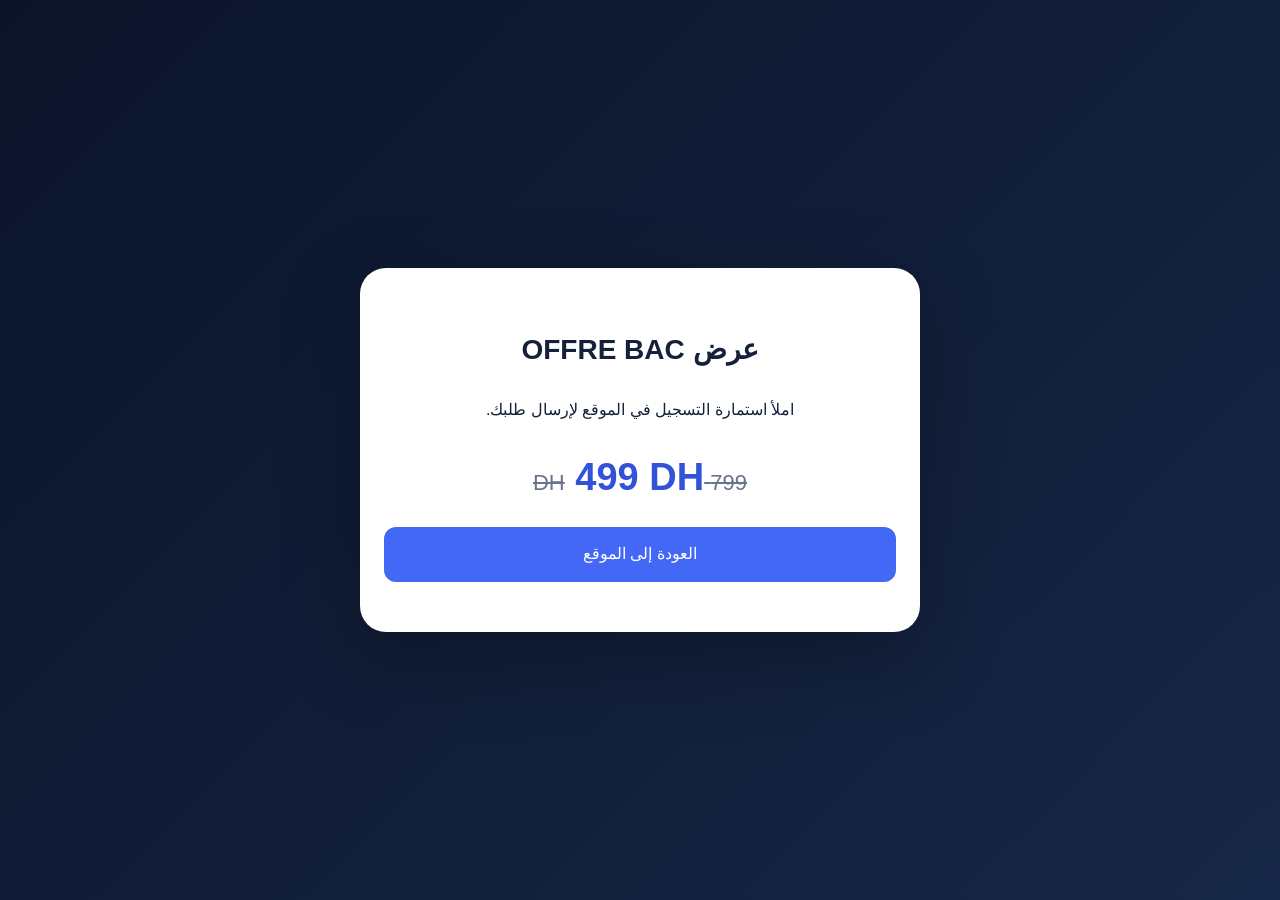
<file: tankupage.html>
<!DOCTYPE html>
<html lang="ar" dir="rtl"><head><meta charset="UTF-8"><meta name="viewport" content="width=device-width,initial-scale=1"><meta name="referrer" content="no-referrer"><title>شكراً على طلبك | OFFRE BAC</title><style>*{box-sizing:border-box}body{margin:0;min-height:100vh;display:grid;place-items:center;padding:20px;background:linear-gradient(135deg,#0b1429,#172747);font-family:Tahoma,Arial,sans-serif;color:#15213b}.card{width:min(100%,560px);padding:36px 24px;background:#fff;border-radius:26px;text-align:center;line-height:1.9;box-shadow:0 25px 80px #0004}.check{font-size:52px;color:#4268f5}h1{font-size:28px}.price{font-size:38px;color:#3152d9}.price del{font-size:22px;color:#68748b}.button{display:block;margin:14px 0;background:#4268f5;color:#fff;border-radius:12px;padding:12px;text-decoration:none}[hidden]{display:none!important}</style></head><body><main class="card"><div id="check" class="check" aria-hidden="true" hidden>✓</div><h1 id="title">عرض OFFRE BAC</h1><p id="intro">املأ استمارة التسجيل في الموقع لإرسال طلبك.</p><div class="price"><del>799 DH</del> <strong>499 DH</strong></div><p id="notice" hidden>تم استلام طلب التسجيل، ولا تحتاج إلى أي تأكيد إضافي. هذا التأكيد لا يعني إتمام الدفع.</p><a class="button" href="index.html">العودة إلى الموقع</a></main><script>(()=>{'use strict';let submitted=false;try{submitted=sessionStorage.getItem('offre_bac_submitted')==='1';}catch(_){}if(submitted){document.getElementById('check').hidden=false;document.getElementById('title').textContent='شكراً، تم استلام طلبك بنجاح!';document.getElementById('intro').textContent='تم حفظ معلوماتك وإرسال طلب التسجيل بنجاح.';document.getElementById('notice').hidden=false;}})();</script></body></html>
</file>
